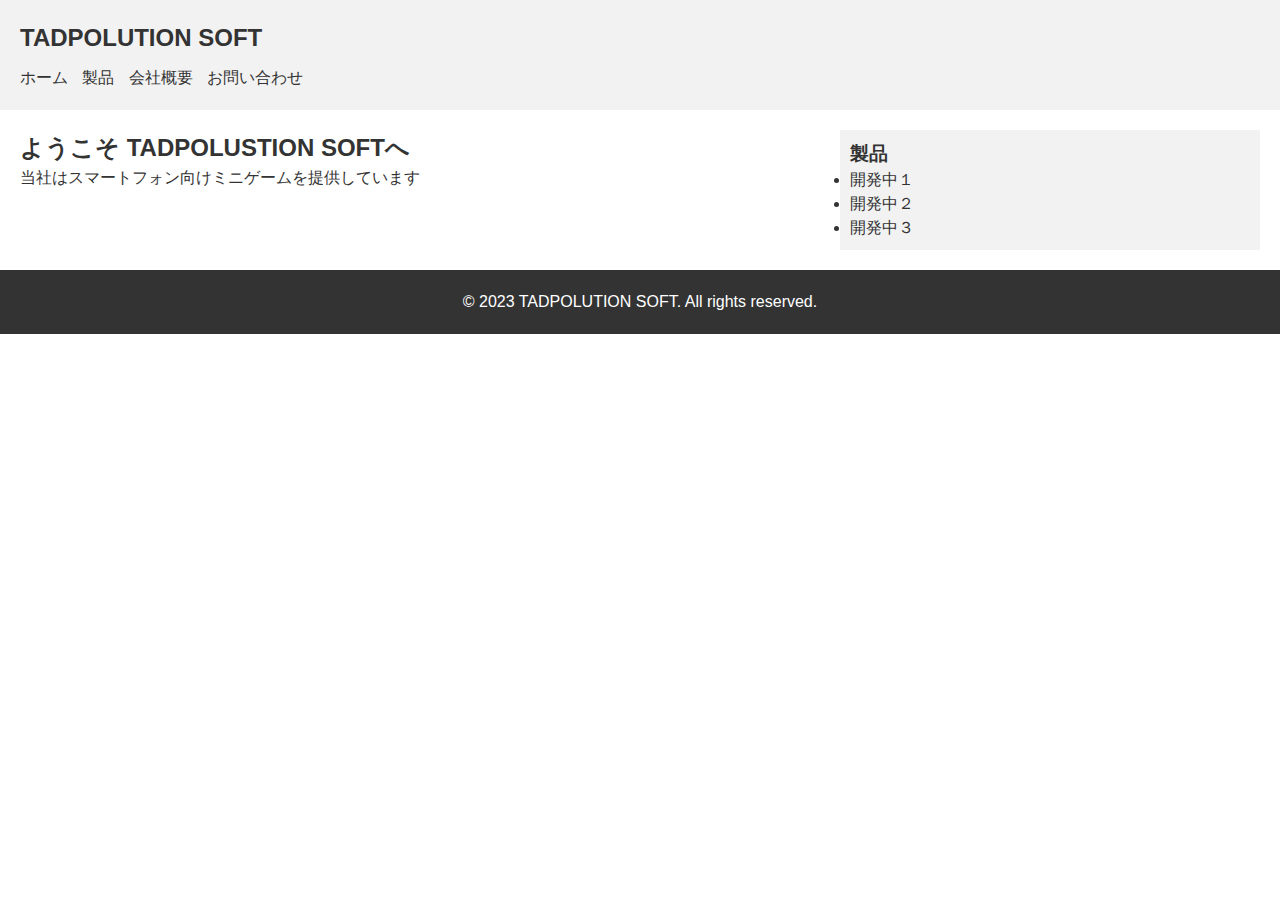
<file: index.html>
<!DOCTYPE html>
<html>
<head>
<meta charset="utf-8">
    <title>TADPOLUTION SOFT</title>
    <link rel="stylesheet" type="text/css" href="styles.css">
</head>
<body>
    <header>
        <h1>TADPOLUTION SOFT</h1>
        <nav>
            <ul>
                <li><a href="#">ホーム</a></li>
                <li><a href="#">製品</a></li>
                <li><a href="#">会社概要</a></li>
                <li><a href="#">お問い合わせ</a></li>
            </ul>
        </nav>
    </header>

    <main>
        <section>
            <h2>ようこそ TADPOLUSTION SOFTへ</h2>
            <p>当社はスマートフォン向けミニゲームを提供しています</p>
        </section>

        <aside>
            <h3>製品</h3>
            <ul>
                <li>開発中１</li>
                <li>開発中２</li>
                <li>開発中３</li>
            </ul>
        </aside>
    </main>

    <footer>
        <p>&copy; 2023 TADPOLUTION SOFT. All rights reserved.</p>
    </footer>
</body>
</html>
</file>
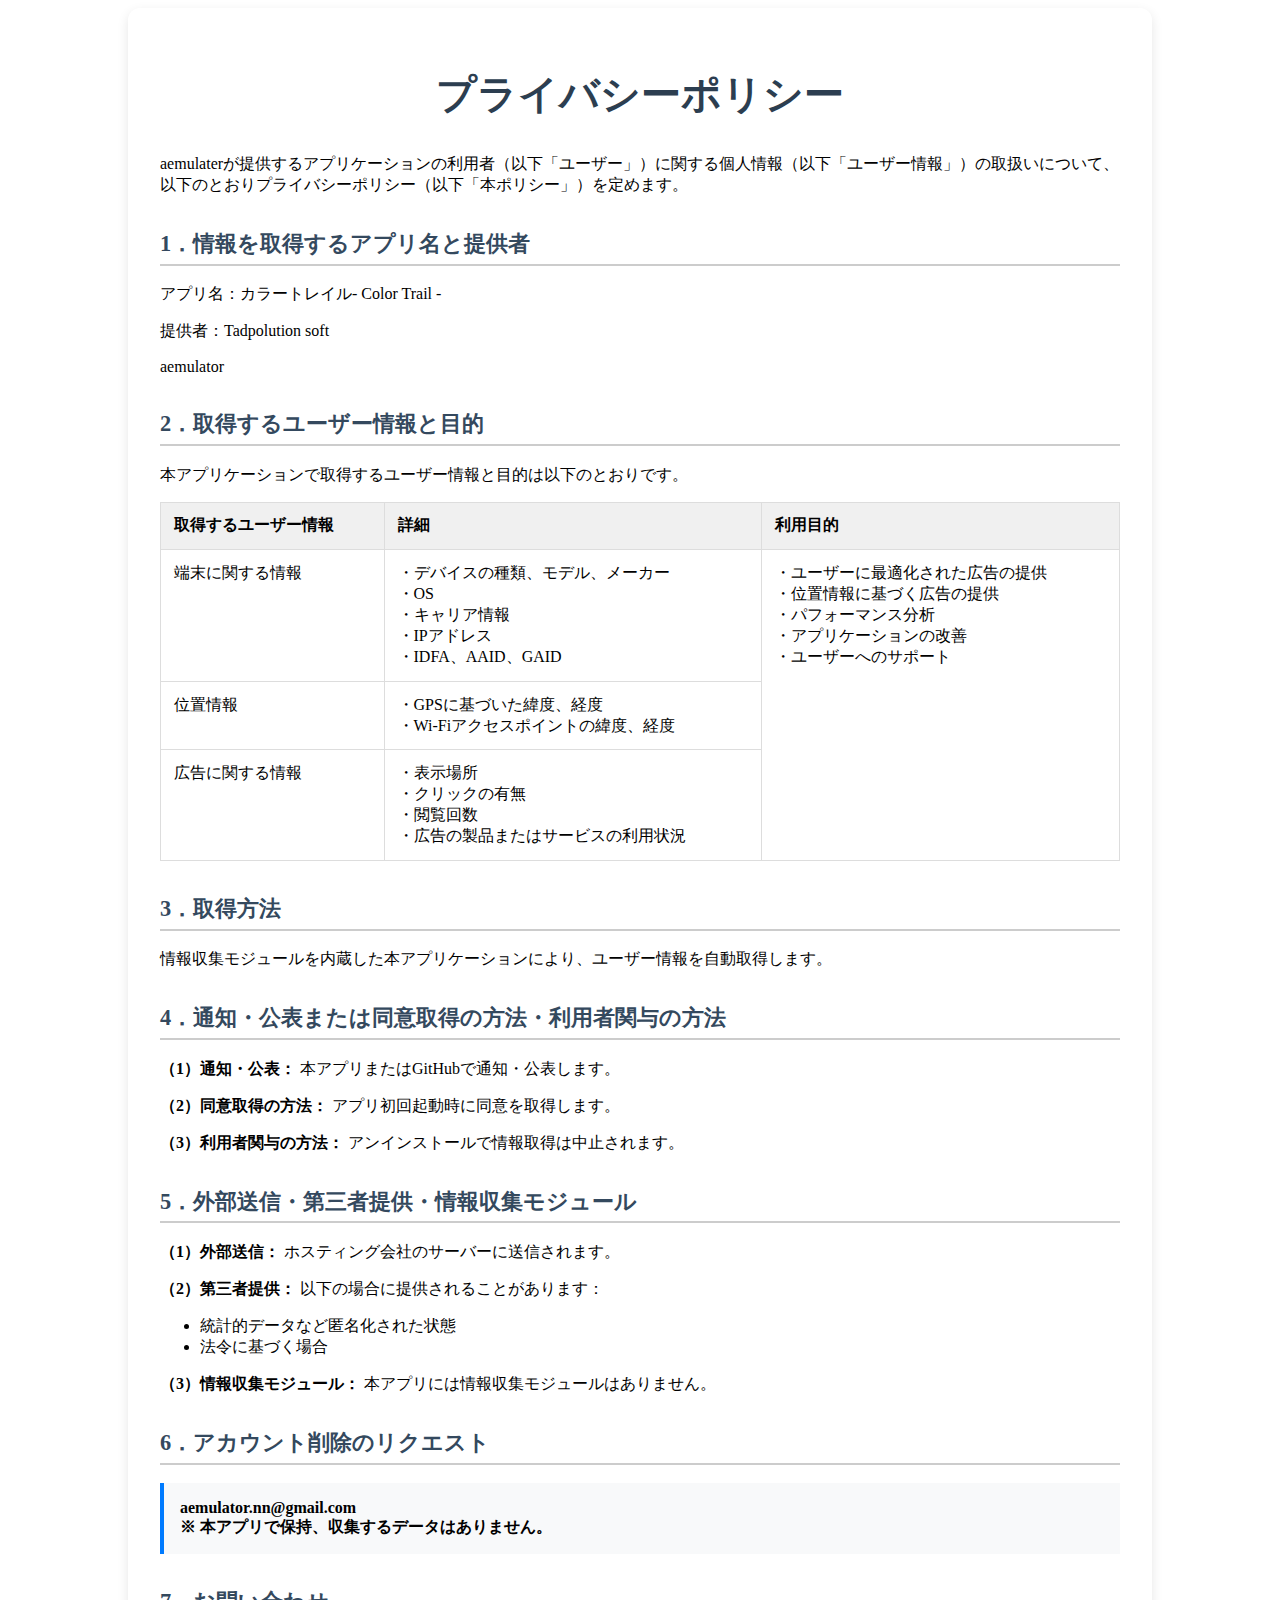
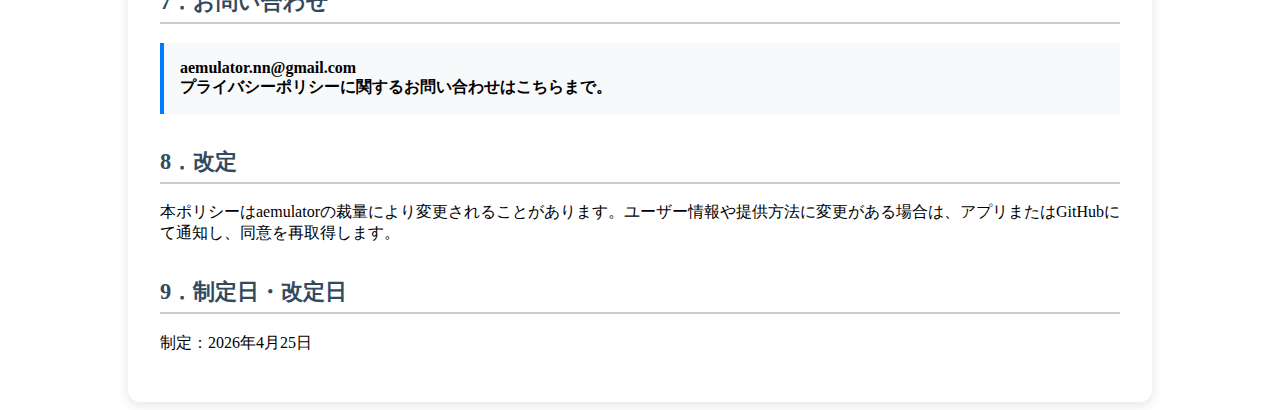
<file: ColorTrail.html>
<!DOCTYPE html>
<html lang="ja">
<head>
    <meta charset="utf-8">
    <title>プライバシーポリシー</title>
    <meta name="viewport" content="width=device-width, initial-scale=1">
    <meta name="description" content="説明">
    <link rel="stylesheet" href="TadStyle.css" type="text/css">
</head>
<body>
    <div class="container">
        <h1>プライバシーポリシー</h1>

        <div class="section">
            <p>aemulaterが提供するアプリケーションの利用者（以下「ユーザー」）に関する個人情報（以下「ユーザー情報」）の取扱いについて、以下のとおりプライバシーポリシー（以下「本ポリシー」）を定めます。</p>
        </div>

        <h2>1．情報を取得するアプリ名と提供者</h2>
        <p>アプリ名：カラートレイル- Color Trail -</p>
        <p>提供者：Tadpolution soft</p>
        <p>aemulator</p>

        <h2>2．取得するユーザー情報と目的</h2>
        <p>本アプリケーションで取得するユーザー情報と目的は以下のとおりです。</p>

        <table>
            <tr>
                <th>取得するユーザー情報</th>
                <th>詳細</th>
                <th>利用目的</th>
            </tr>
            <tr>
                <td>端末に関する情報</td>
                <td>
                    ・デバイスの種類、モデル、メーカー<br>
                    ・OS<br>
                    ・キャリア情報<br>
                    ・IPアドレス<br>
                    ・IDFA、AAID、GAID
                </td>
                <td rowspan="3">
                    ・ユーザーに最適化された広告の提供<br>
                    ・位置情報に基づく広告の提供<br>
                    ・パフォーマンス分析<br>
                    ・アプリケーションの改善<br>
                    ・ユーザーへのサポート
                </td>
            </tr>
            <tr>
                <td>位置情報</td>
                <td>
                    ・GPSに基づいた緯度、経度<br>
                    ・Wi-Fiアクセスポイントの緯度、経度
                </td>
            </tr>
            <tr>
                <td>広告に関する情報</td>
                <td>
                    ・表示場所<br>
                    ・クリックの有無<br>
                    ・閲覧回数<br>
                    ・広告の製品またはサービスの利用状況
                </td>
            </tr>
        </table>

        <h2>3．取得方法</h2>
        <p>情報収集モジュールを内蔵した本アプリケーションにより、ユーザー情報を自動取得します。</p>

        <h2>4．通知・公表または同意取得の方法・利用者関与の方法</h2>
        <p><strong>（1）通知・公表：</strong> 本アプリまたはGitHubで通知・公表します。</p>
        <p><strong>（2）同意取得の方法：</strong> アプリ初回起動時に同意を取得します。</p>
        <p><strong>（3）利用者関与の方法：</strong> アンインストールで情報取得は中止されます。</p>

        <h2>5．外部送信・第三者提供・情報収集モジュール</h2>
        <p><strong>（1）外部送信：</strong> ホスティング会社のサーバーに送信されます。</p>
        <p><strong>（2）第三者提供：</strong> 以下の場合に提供されることがあります：</p>
        <ul>
            <li>統計的データなど匿名化された状態</li>
            <li>法令に基づく場合</li>
        </ul>
        <p><strong>（3）情報収集モジュール：</strong> 本アプリには情報収集モジュールはありません。</p>

        <h2>6．アカウント削除のリクエスト</h2>
        <div class="contact">
            aemulator.nn@gmail.com<br>
            ※ 本アプリで保持、収集するデータはありません。
        </div>

        <h2>7．お問い合わせ</h2>
        <div class="contact">
            aemulator.nn@gmail.com<br>
            プライバシーポリシーに関するお問い合わせはこちらまで。
        </div>

        <h2>8．改定</h2>
        <p>本ポリシーはaemulatorの裁量により変更されることがあります。ユーザー情報や提供方法に変更がある場合は、アプリまたはGitHubにて通知し、同意を再取得します。</p>

        <h2>9．制定日・改定日</h2>
        <p>制定：2026年4月25日</p>
    </div>
</body>
</html>
</file>
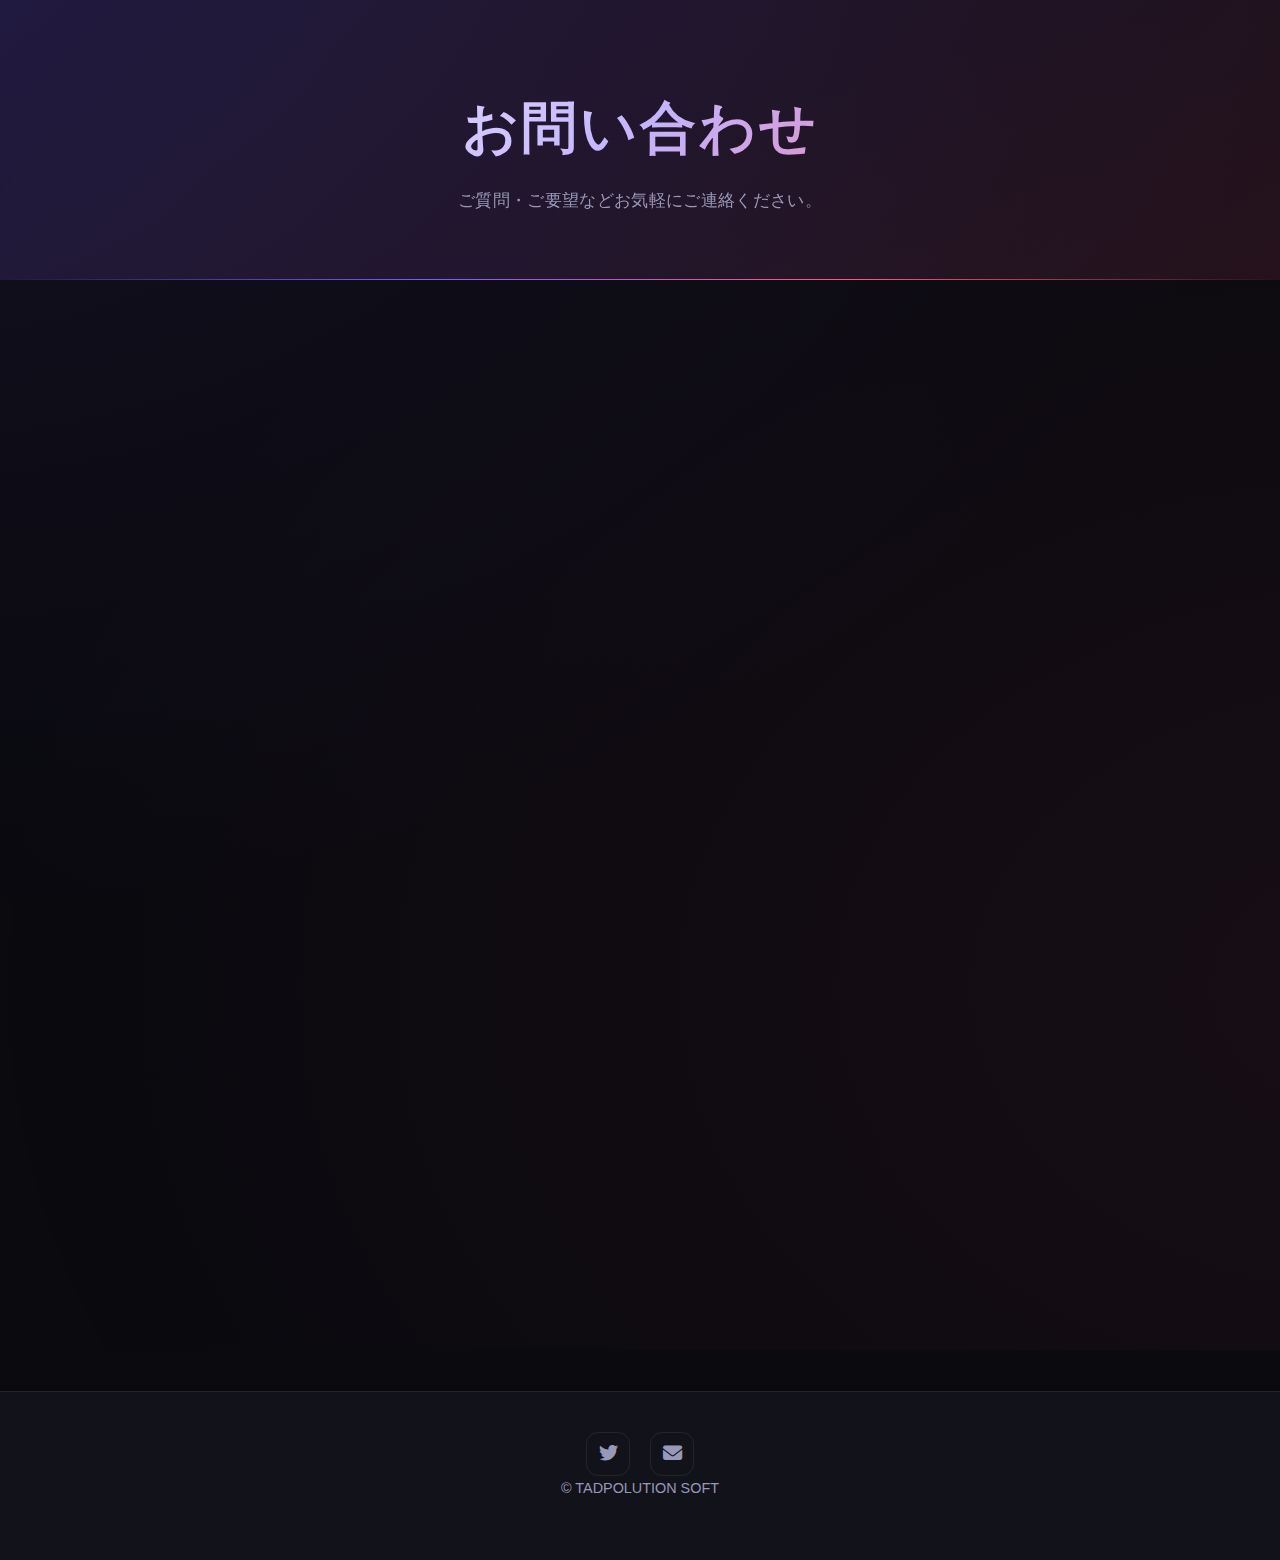
<file: contact.html>
<!DOCTYPE html>
<html lang="ja">
<head>
  <meta charset="UTF-8" />
  <meta name="viewport" content="width=device-width, initial-scale=1.0"/>
  <title>お問い合わせ | TADPOLUTION SOFT</title>
  <link rel="stylesheet" href="indexstyle.css">
  <link href="https://cdnjs.cloudflare.com/ajax/libs/font-awesome/6.5.0/css/all.min.css" rel="stylesheet">
</head>
<body>
  <header>
    <h1>お問い合わせ</h1>
    <p>ご質問・ご要望などお気軽にご連絡ください。</p>
  </header>
  <main>
    <iframe src="https://docs.google.com/forms/d/e/1FAIpQLSc963o8DrZ-anyzWt0ME2w1z1NQ9GpbH3Pdb50CXdFQPWsuYw/viewform?embedded=true" style="width:100%; min-width:0; max-width:100vw;" height="943" frameborder="0" marginheight="0" marginwidth="0">読み込んでいます…</iframe>
  </main>
  <footer>
    <div class="contact-icons">
      <a href="https://twitter.com/your_twitter_id" target="_blank"><i class="fab fa-twitter"></i></a>
      <a href="mailto:aemulator.nn@gmail.com"><i class="fas fa-envelope"></i></a>
    </div>
    <p>&copy; TADPOLUTION SOFT</p>
  </footer>
</body>
</html>
</file>
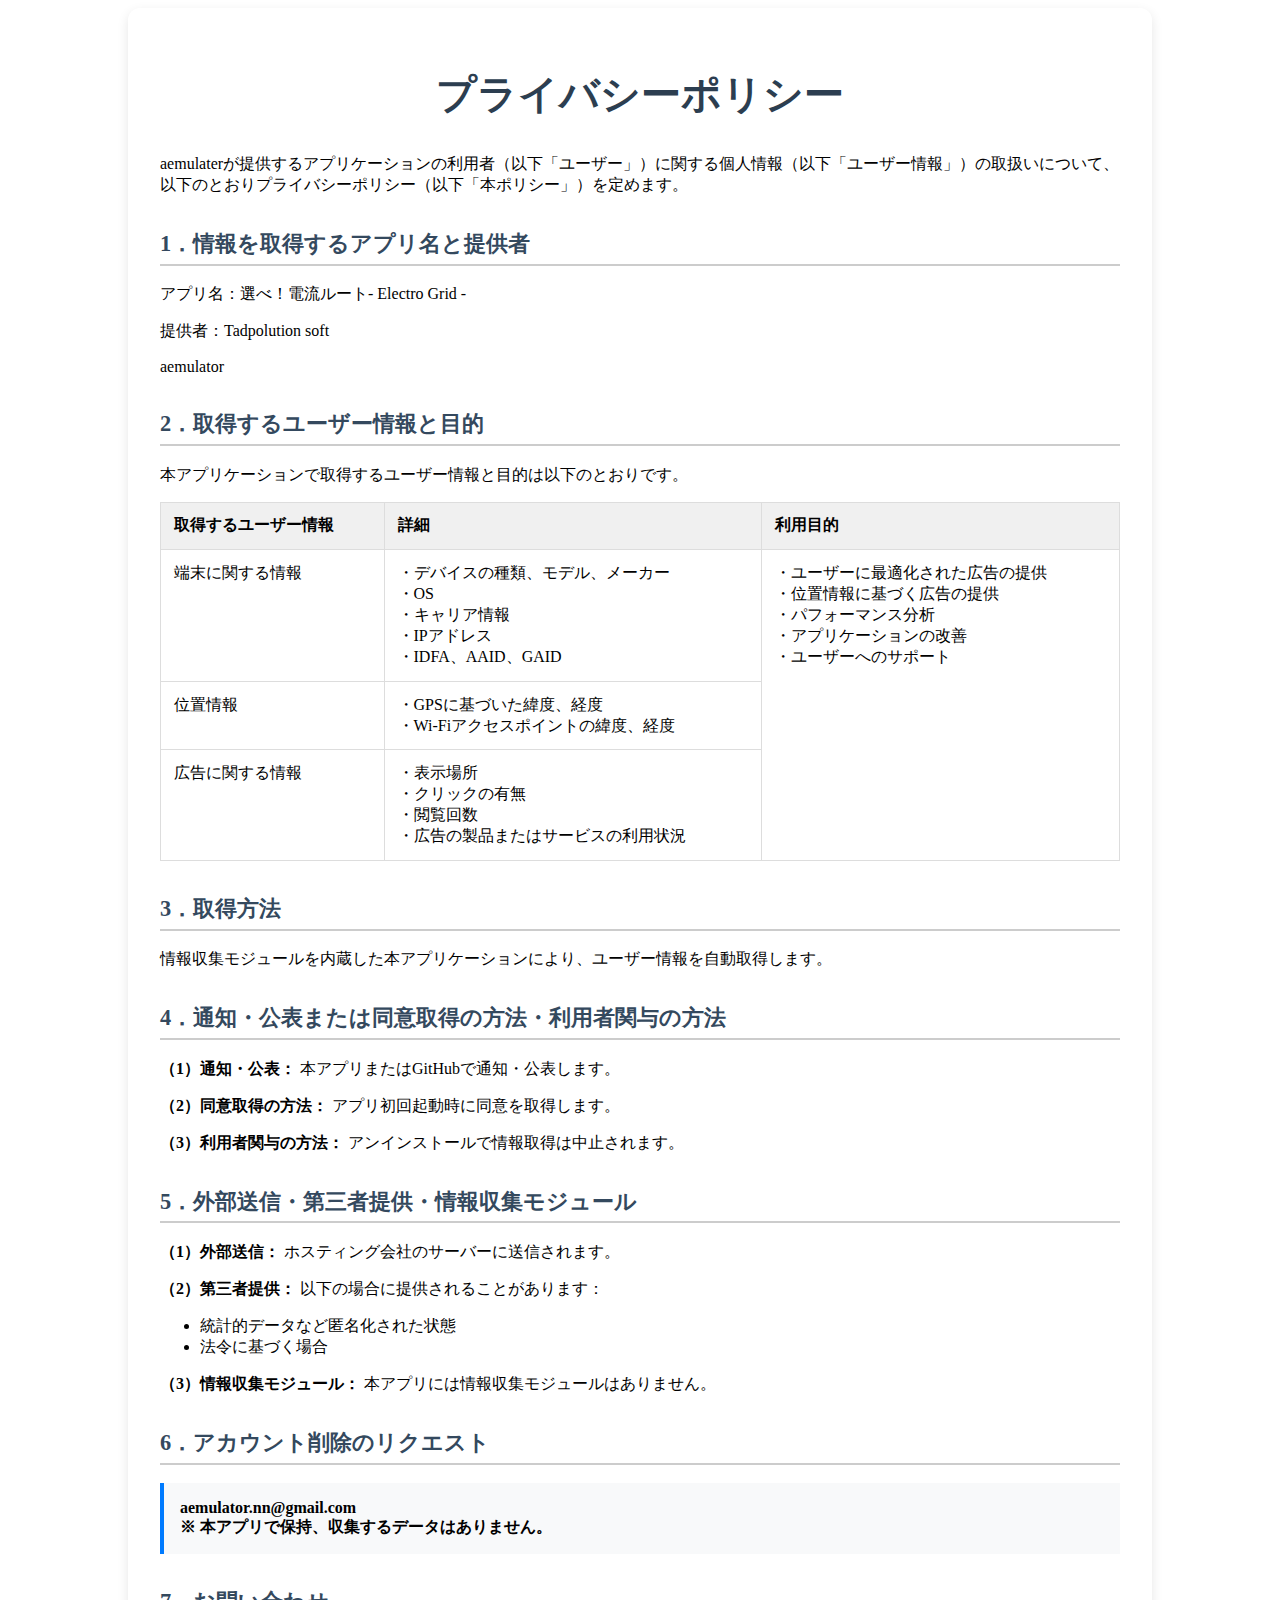
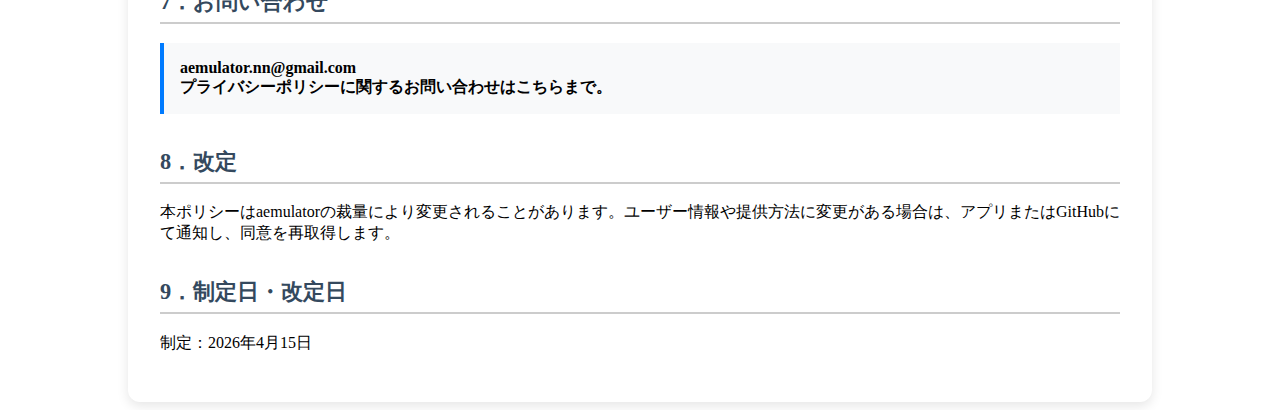
<file: ElectroGrid.html>
<!DOCTYPE html>
<html lang="ja">
<head>
    <meta charset="utf-8">
    <title>プライバシーポリシー</title>
    <meta name="viewport" content="width=device-width, initial-scale=1">
    <meta name="description" content="説明">
    <link rel="stylesheet" href="TadStyle.css" type="text/css">
</head>
<body>
    <div class="container">
        <h1>プライバシーポリシー</h1>

        <div class="section">
            <p>aemulaterが提供するアプリケーションの利用者（以下「ユーザー」）に関する個人情報（以下「ユーザー情報」）の取扱いについて、以下のとおりプライバシーポリシー（以下「本ポリシー」）を定めます。</p>
        </div>

        <h2>1．情報を取得するアプリ名と提供者</h2>
        <p>アプリ名：選べ！電流ルート- Electro Grid -</p>
        <p>提供者：Tadpolution soft</p>
        <p>aemulator</p>

        <h2>2．取得するユーザー情報と目的</h2>
        <p>本アプリケーションで取得するユーザー情報と目的は以下のとおりです。</p>

        <table>
            <tr>
                <th>取得するユーザー情報</th>
                <th>詳細</th>
                <th>利用目的</th>
            </tr>
            <tr>
                <td>端末に関する情報</td>
                <td>
                    ・デバイスの種類、モデル、メーカー<br>
                    ・OS<br>
                    ・キャリア情報<br>
                    ・IPアドレス<br>
                    ・IDFA、AAID、GAID
                </td>
                <td rowspan="3">
                    ・ユーザーに最適化された広告の提供<br>
                    ・位置情報に基づく広告の提供<br>
                    ・パフォーマンス分析<br>
                    ・アプリケーションの改善<br>
                    ・ユーザーへのサポート
                </td>
            </tr>
            <tr>
                <td>位置情報</td>
                <td>
                    ・GPSに基づいた緯度、経度<br>
                    ・Wi-Fiアクセスポイントの緯度、経度
                </td>
            </tr>
            <tr>
                <td>広告に関する情報</td>
                <td>
                    ・表示場所<br>
                    ・クリックの有無<br>
                    ・閲覧回数<br>
                    ・広告の製品またはサービスの利用状況
                </td>
            </tr>
        </table>

        <h2>3．取得方法</h2>
        <p>情報収集モジュールを内蔵した本アプリケーションにより、ユーザー情報を自動取得します。</p>

        <h2>4．通知・公表または同意取得の方法・利用者関与の方法</h2>
        <p><strong>（1）通知・公表：</strong> 本アプリまたはGitHubで通知・公表します。</p>
        <p><strong>（2）同意取得の方法：</strong> アプリ初回起動時に同意を取得します。</p>
        <p><strong>（3）利用者関与の方法：</strong> アンインストールで情報取得は中止されます。</p>

        <h2>5．外部送信・第三者提供・情報収集モジュール</h2>
        <p><strong>（1）外部送信：</strong> ホスティング会社のサーバーに送信されます。</p>
        <p><strong>（2）第三者提供：</strong> 以下の場合に提供されることがあります：</p>
        <ul>
            <li>統計的データなど匿名化された状態</li>
            <li>法令に基づく場合</li>
        </ul>
        <p><strong>（3）情報収集モジュール：</strong> 本アプリには情報収集モジュールはありません。</p>

        <h2>6．アカウント削除のリクエスト</h2>
        <div class="contact">
            aemulator.nn@gmail.com<br>
            ※ 本アプリで保持、収集するデータはありません。
        </div>

        <h2>7．お問い合わせ</h2>
        <div class="contact">
            aemulator.nn@gmail.com<br>
            プライバシーポリシーに関するお問い合わせはこちらまで。
        </div>

        <h2>8．改定</h2>
        <p>本ポリシーはaemulatorの裁量により変更されることがあります。ユーザー情報や提供方法に変更がある場合は、アプリまたはGitHubにて通知し、同意を再取得します。</p>

        <h2>9．制定日・改定日</h2>
        <p>制定：2026年4月15日</p>
    </div>
</body>
</html>
</file>
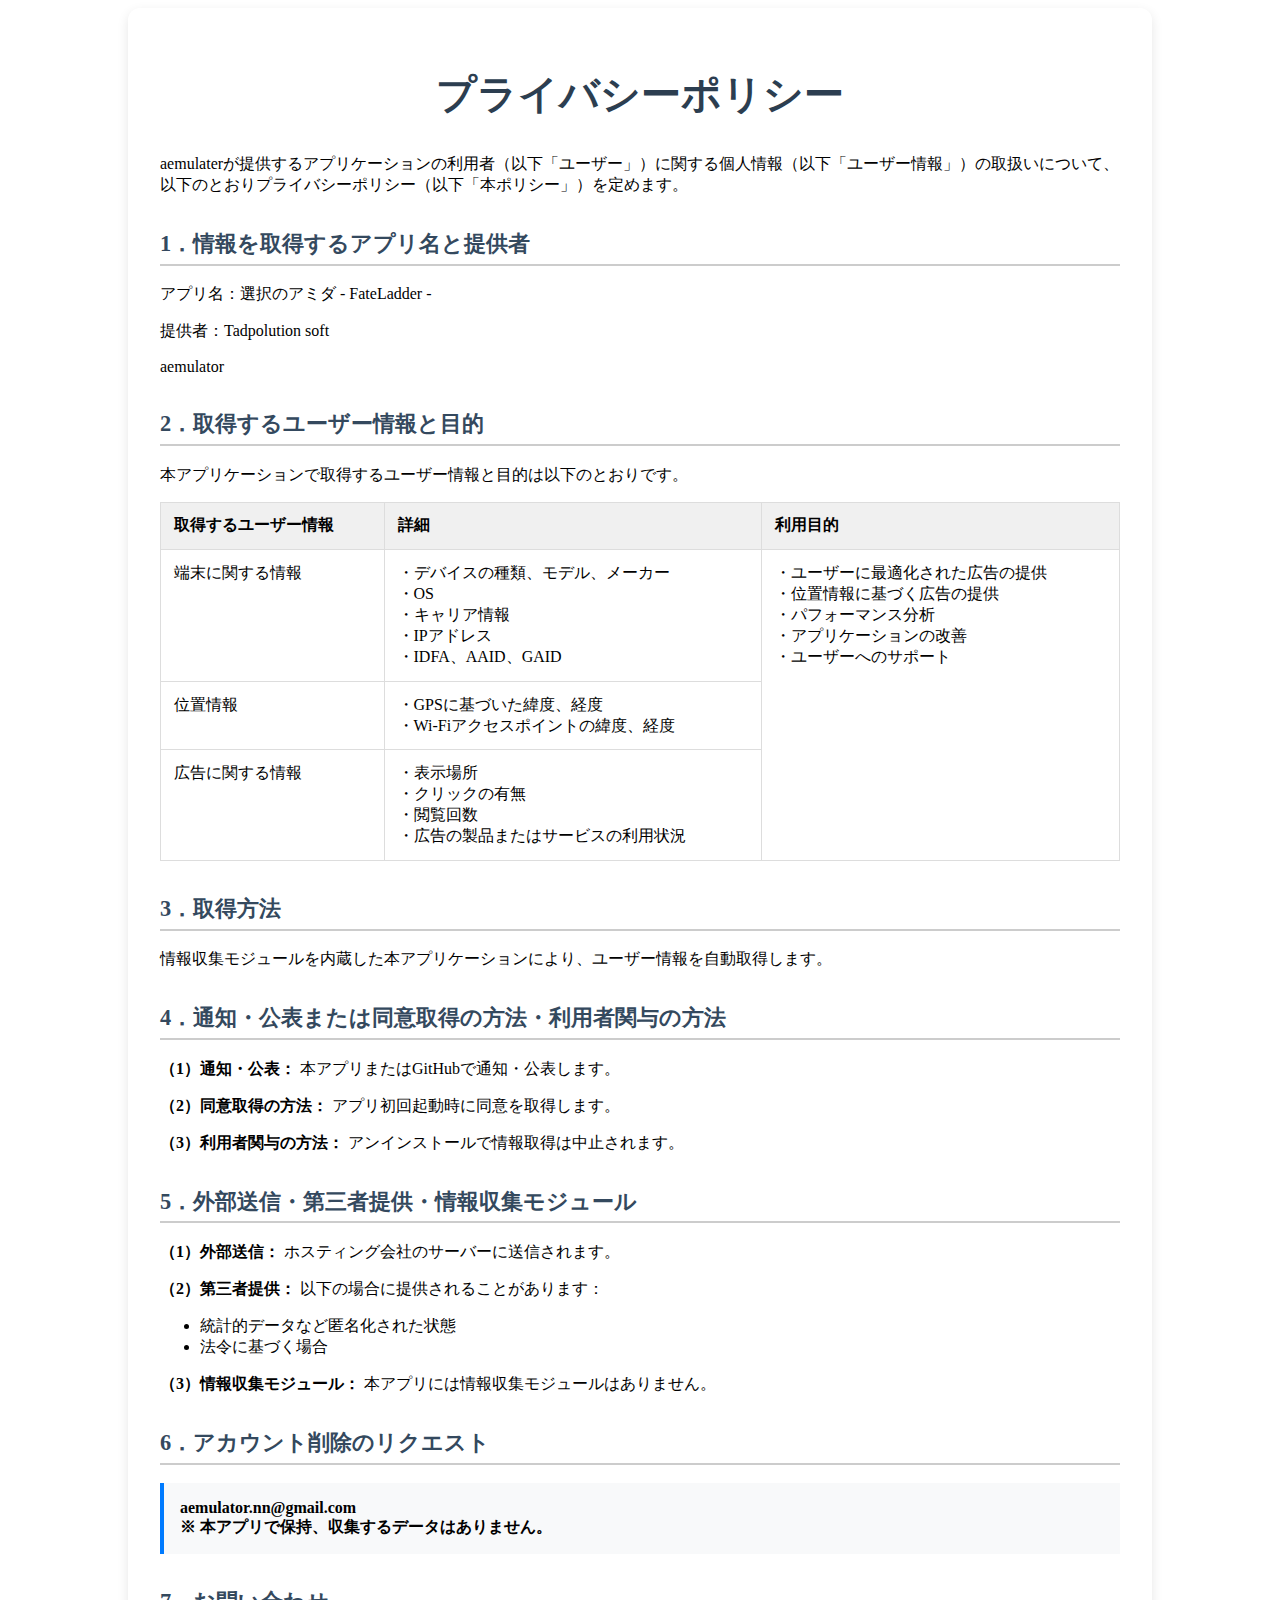
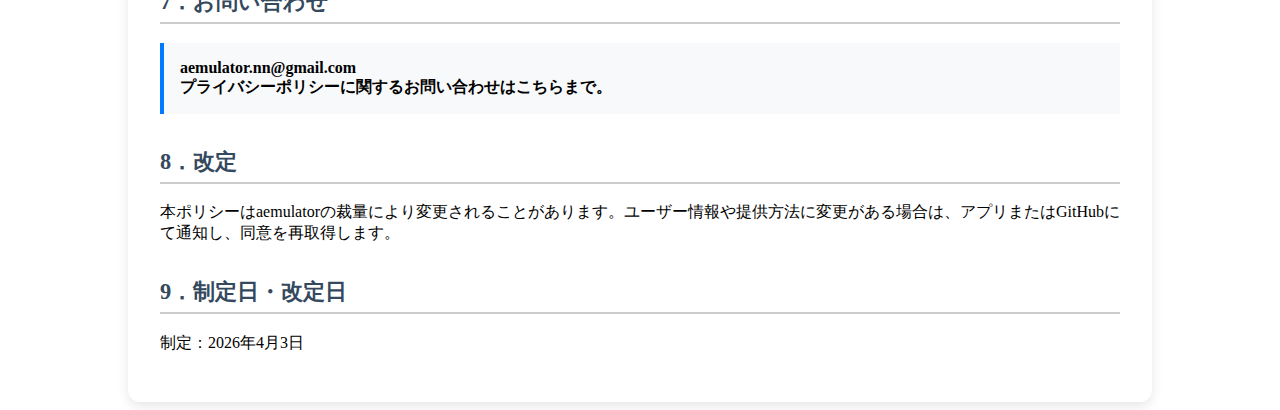
<file: FateLadder.html>
<!DOCTYPE html>
<html lang="ja">
<head>
    <meta charset="utf-8">
    <title>プライバシーポリシー</title>
    <meta name="viewport" content="width=device-width, initial-scale=1">
    <meta name="description" content="説明">
    <link rel="stylesheet" href="TadStyle.css" type="text/css">
</head>
<body>
    <div class="container">
        <h1>プライバシーポリシー</h1>

        <div class="section">
            <p>aemulaterが提供するアプリケーションの利用者（以下「ユーザー」）に関する個人情報（以下「ユーザー情報」）の取扱いについて、以下のとおりプライバシーポリシー（以下「本ポリシー」）を定めます。</p>
        </div>

        <h2>1．情報を取得するアプリ名と提供者</h2>
        <p>アプリ名：選択のアミダ - FateLadder -</p>
        <p>提供者：Tadpolution soft</p>
        <p>aemulator</p>

        <h2>2．取得するユーザー情報と目的</h2>
        <p>本アプリケーションで取得するユーザー情報と目的は以下のとおりです。</p>

        <table>
            <tr>
                <th>取得するユーザー情報</th>
                <th>詳細</th>
                <th>利用目的</th>
            </tr>
            <tr>
                <td>端末に関する情報</td>
                <td>
                    ・デバイスの種類、モデル、メーカー<br>
                    ・OS<br>
                    ・キャリア情報<br>
                    ・IPアドレス<br>
                    ・IDFA、AAID、GAID
                </td>
                <td rowspan="3">
                    ・ユーザーに最適化された広告の提供<br>
                    ・位置情報に基づく広告の提供<br>
                    ・パフォーマンス分析<br>
                    ・アプリケーションの改善<br>
                    ・ユーザーへのサポート
                </td>
            </tr>
            <tr>
                <td>位置情報</td>
                <td>
                    ・GPSに基づいた緯度、経度<br>
                    ・Wi-Fiアクセスポイントの緯度、経度
                </td>
            </tr>
            <tr>
                <td>広告に関する情報</td>
                <td>
                    ・表示場所<br>
                    ・クリックの有無<br>
                    ・閲覧回数<br>
                    ・広告の製品またはサービスの利用状況
                </td>
            </tr>
        </table>

        <h2>3．取得方法</h2>
        <p>情報収集モジュールを内蔵した本アプリケーションにより、ユーザー情報を自動取得します。</p>

        <h2>4．通知・公表または同意取得の方法・利用者関与の方法</h2>
        <p><strong>（1）通知・公表：</strong> 本アプリまたはGitHubで通知・公表します。</p>
        <p><strong>（2）同意取得の方法：</strong> アプリ初回起動時に同意を取得します。</p>
        <p><strong>（3）利用者関与の方法：</strong> アンインストールで情報取得は中止されます。</p>

        <h2>5．外部送信・第三者提供・情報収集モジュール</h2>
        <p><strong>（1）外部送信：</strong> ホスティング会社のサーバーに送信されます。</p>
        <p><strong>（2）第三者提供：</strong> 以下の場合に提供されることがあります：</p>
        <ul>
            <li>統計的データなど匿名化された状態</li>
            <li>法令に基づく場合</li>
        </ul>
        <p><strong>（3）情報収集モジュール：</strong> 本アプリには情報収集モジュールはありません。</p>

        <h2>6．アカウント削除のリクエスト</h2>
        <div class="contact">
            aemulator.nn@gmail.com<br>
            ※ 本アプリで保持、収集するデータはありません。
        </div>

        <h2>7．お問い合わせ</h2>
        <div class="contact">
            aemulator.nn@gmail.com<br>
            プライバシーポリシーに関するお問い合わせはこちらまで。
        </div>

        <h2>8．改定</h2>
        <p>本ポリシーはaemulatorの裁量により変更されることがあります。ユーザー情報や提供方法に変更がある場合は、アプリまたはGitHubにて通知し、同意を再取得します。</p>

        <h2>9．制定日・改定日</h2>
        <p>制定：2026年4月3日</p>
    </div>
</body>
</html>
</file>
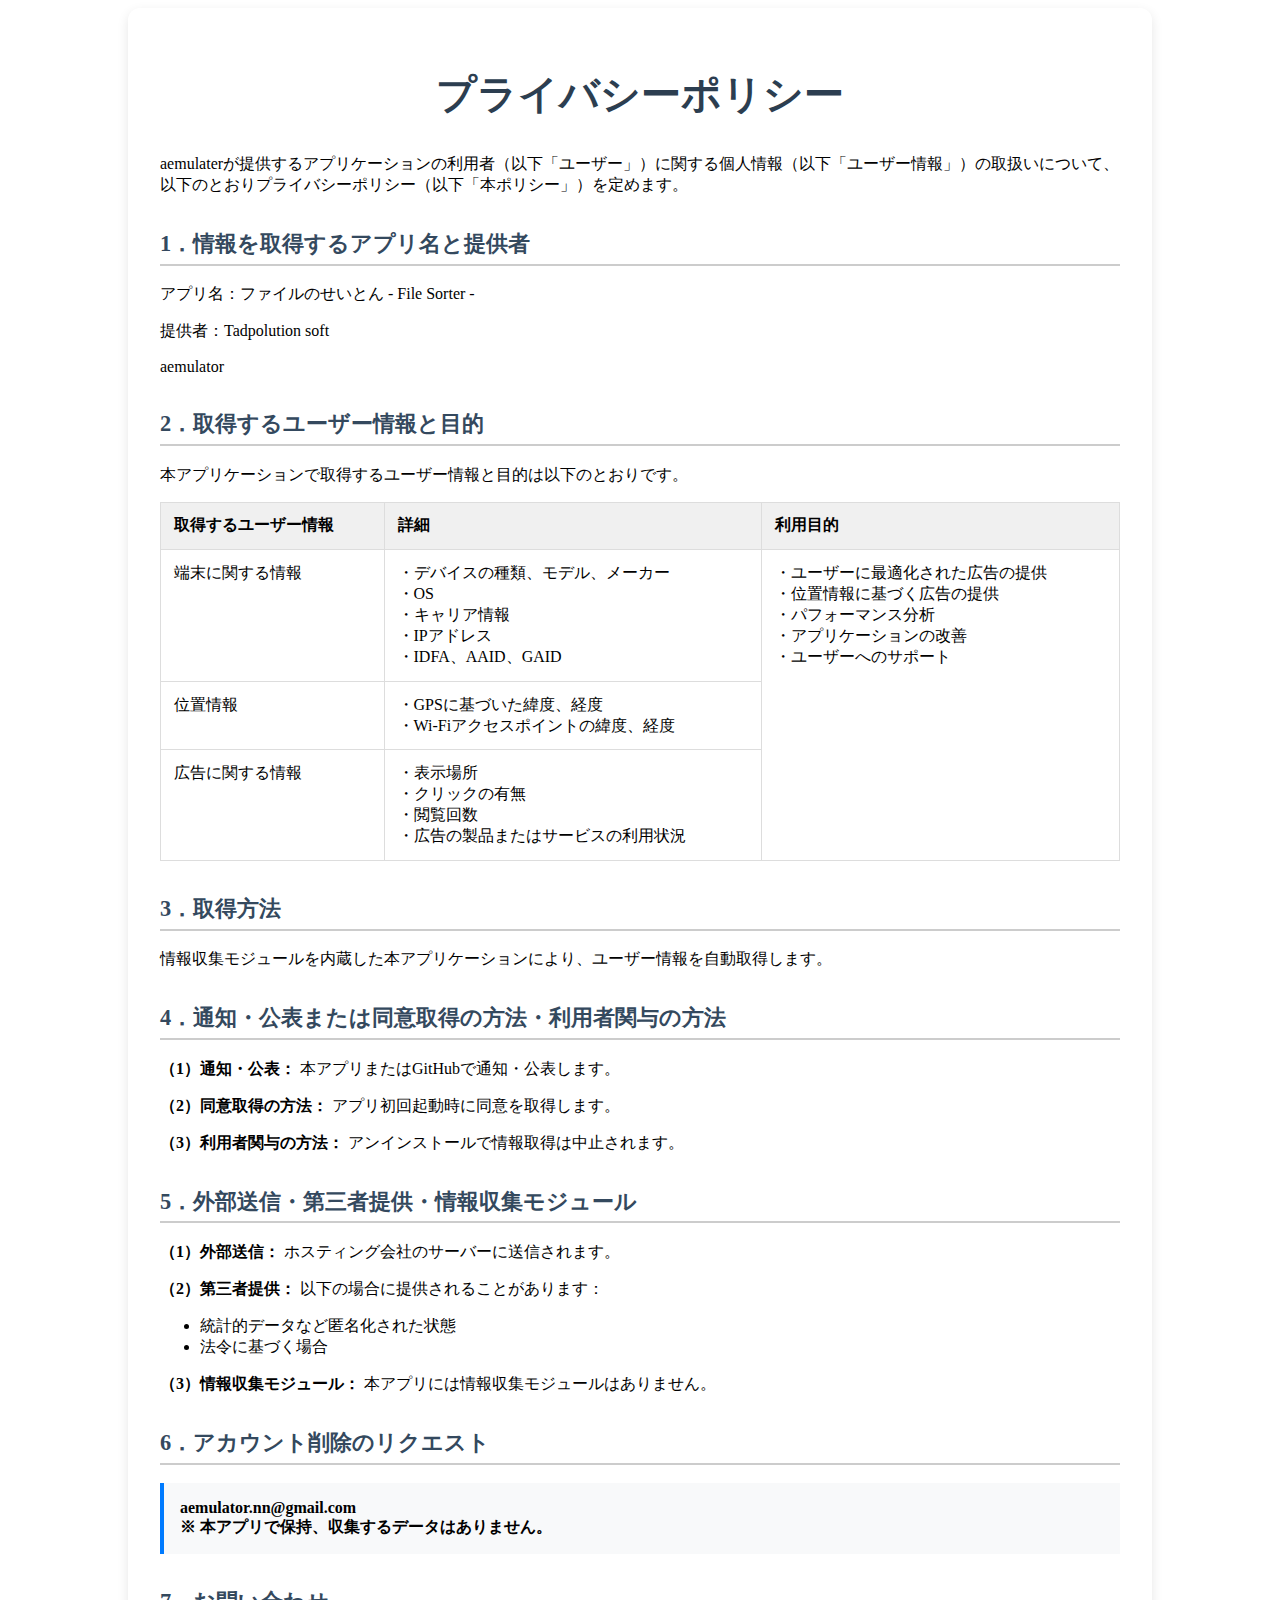
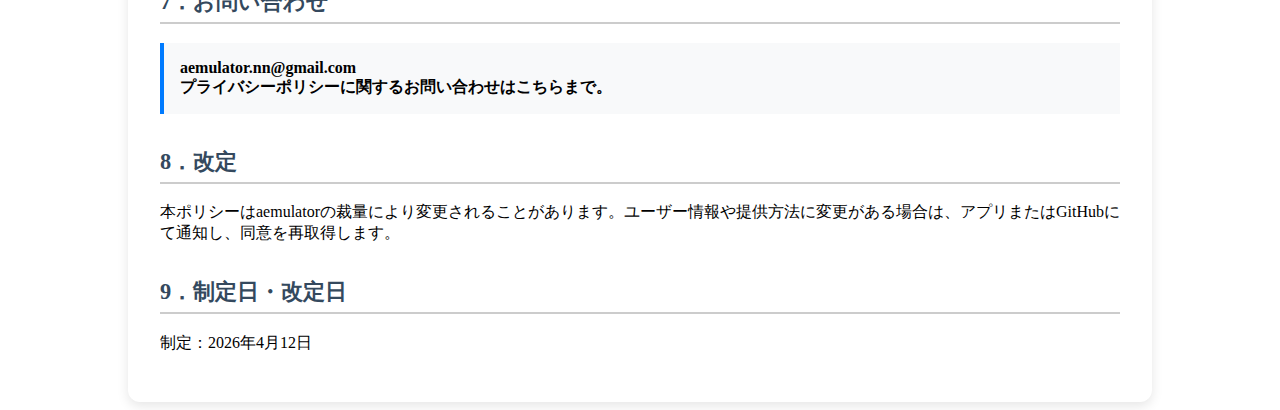
<file: FileSoter.html>
<!DOCTYPE html>
<html lang="ja">
<head>
    <meta charset="utf-8">
    <title>プライバシーポリシー</title>
    <meta name="viewport" content="width=device-width, initial-scale=1">
    <meta name="description" content="説明">
    <link rel="stylesheet" href="TadStyle.css" type="text/css">
</head>
<body>
    <div class="container">
        <h1>プライバシーポリシー</h1>

        <div class="section">
            <p>aemulaterが提供するアプリケーションの利用者（以下「ユーザー」）に関する個人情報（以下「ユーザー情報」）の取扱いについて、以下のとおりプライバシーポリシー（以下「本ポリシー」）を定めます。</p>
        </div>

        <h2>1．情報を取得するアプリ名と提供者</h2>
        <p>アプリ名：ファイルのせいとん - File Sorter -</p>
        <p>提供者：Tadpolution soft</p>
        <p>aemulator</p>

        <h2>2．取得するユーザー情報と目的</h2>
        <p>本アプリケーションで取得するユーザー情報と目的は以下のとおりです。</p>

        <table>
            <tr>
                <th>取得するユーザー情報</th>
                <th>詳細</th>
                <th>利用目的</th>
            </tr>
            <tr>
                <td>端末に関する情報</td>
                <td>
                    ・デバイスの種類、モデル、メーカー<br>
                    ・OS<br>
                    ・キャリア情報<br>
                    ・IPアドレス<br>
                    ・IDFA、AAID、GAID
                </td>
                <td rowspan="3">
                    ・ユーザーに最適化された広告の提供<br>
                    ・位置情報に基づく広告の提供<br>
                    ・パフォーマンス分析<br>
                    ・アプリケーションの改善<br>
                    ・ユーザーへのサポート
                </td>
            </tr>
            <tr>
                <td>位置情報</td>
                <td>
                    ・GPSに基づいた緯度、経度<br>
                    ・Wi-Fiアクセスポイントの緯度、経度
                </td>
            </tr>
            <tr>
                <td>広告に関する情報</td>
                <td>
                    ・表示場所<br>
                    ・クリックの有無<br>
                    ・閲覧回数<br>
                    ・広告の製品またはサービスの利用状況
                </td>
            </tr>
        </table>

        <h2>3．取得方法</h2>
        <p>情報収集モジュールを内蔵した本アプリケーションにより、ユーザー情報を自動取得します。</p>

        <h2>4．通知・公表または同意取得の方法・利用者関与の方法</h2>
        <p><strong>（1）通知・公表：</strong> 本アプリまたはGitHubで通知・公表します。</p>
        <p><strong>（2）同意取得の方法：</strong> アプリ初回起動時に同意を取得します。</p>
        <p><strong>（3）利用者関与の方法：</strong> アンインストールで情報取得は中止されます。</p>

        <h2>5．外部送信・第三者提供・情報収集モジュール</h2>
        <p><strong>（1）外部送信：</strong> ホスティング会社のサーバーに送信されます。</p>
        <p><strong>（2）第三者提供：</strong> 以下の場合に提供されることがあります：</p>
        <ul>
            <li>統計的データなど匿名化された状態</li>
            <li>法令に基づく場合</li>
        </ul>
        <p><strong>（3）情報収集モジュール：</strong> 本アプリには情報収集モジュールはありません。</p>

        <h2>6．アカウント削除のリクエスト</h2>
        <div class="contact">
            aemulator.nn@gmail.com<br>
            ※ 本アプリで保持、収集するデータはありません。
        </div>

        <h2>7．お問い合わせ</h2>
        <div class="contact">
            aemulator.nn@gmail.com<br>
            プライバシーポリシーに関するお問い合わせはこちらまで。
        </div>

        <h2>8．改定</h2>
        <p>本ポリシーはaemulatorの裁量により変更されることがあります。ユーザー情報や提供方法に変更がある場合は、アプリまたはGitHubにて通知し、同意を再取得します。</p>

        <h2>9．制定日・改定日</h2>
        <p>制定：2026年4月12日</p>
    </div>
</body>
</html>
</file>
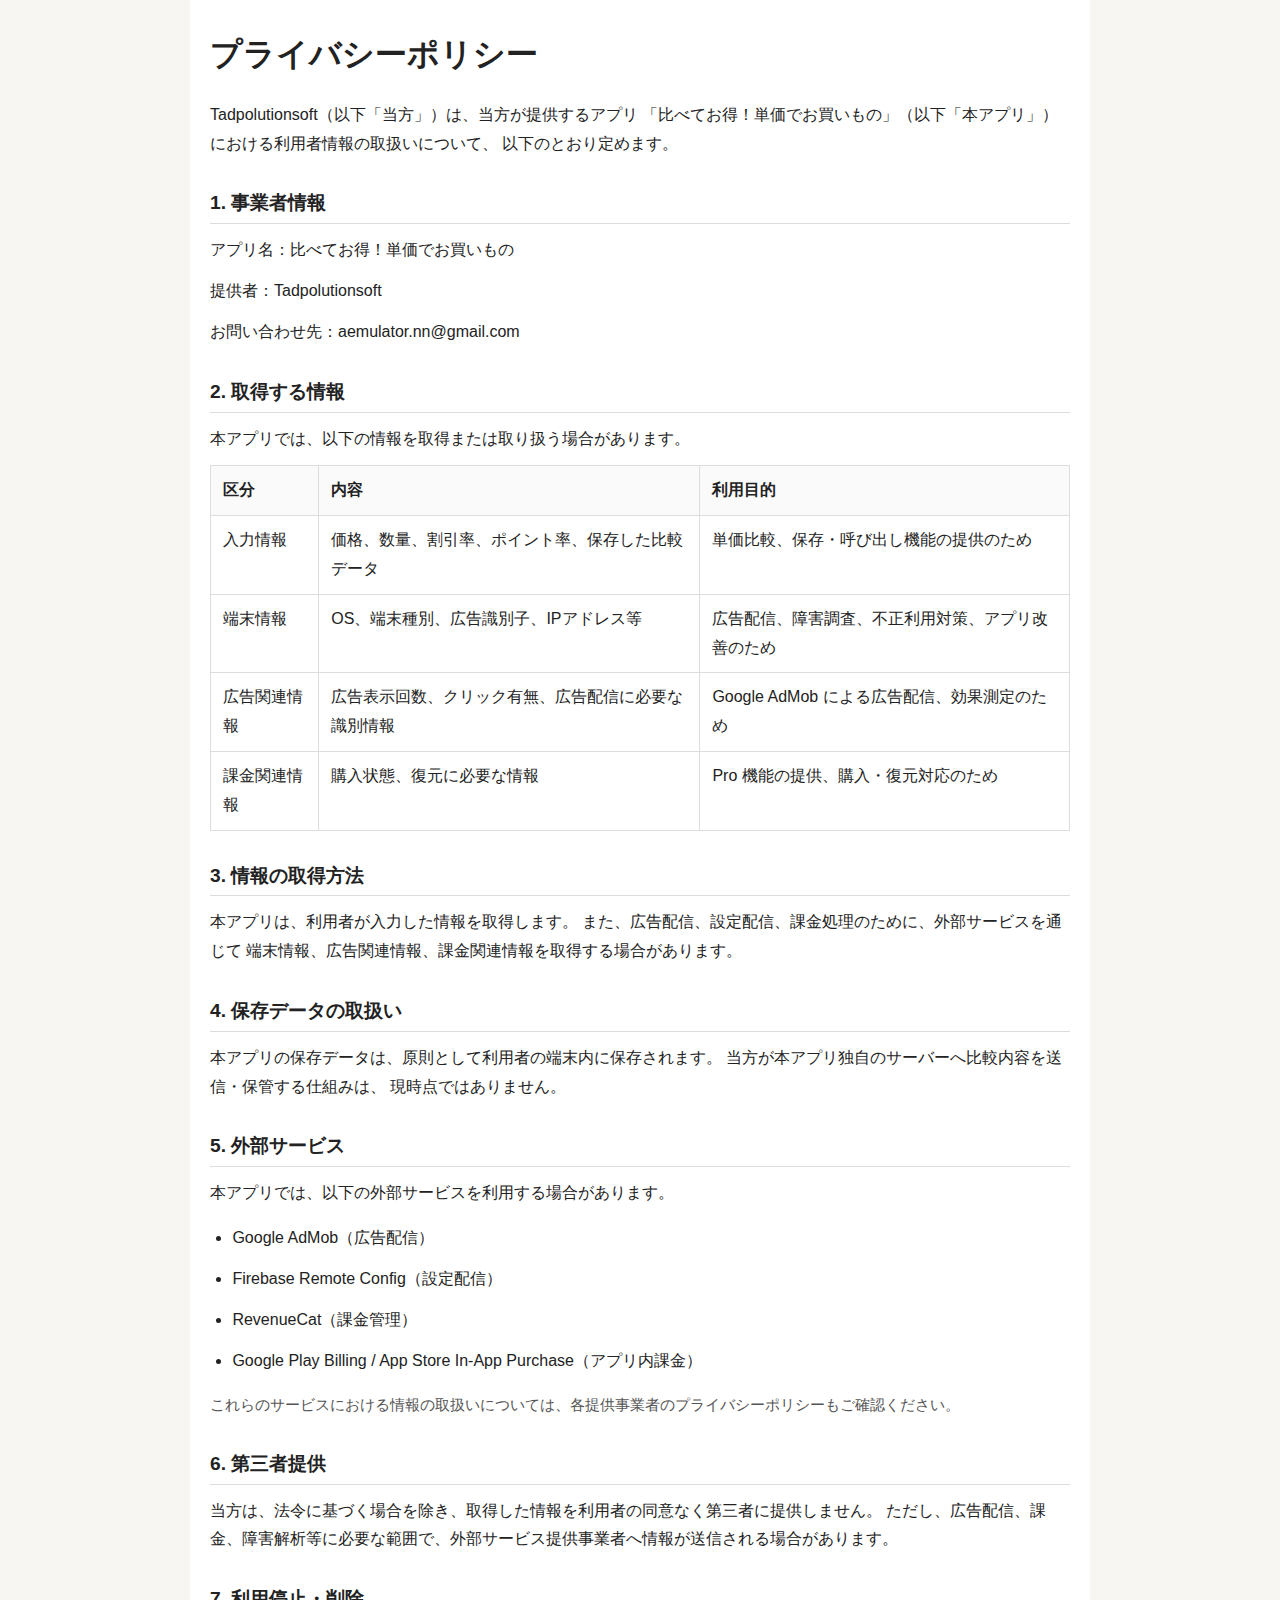
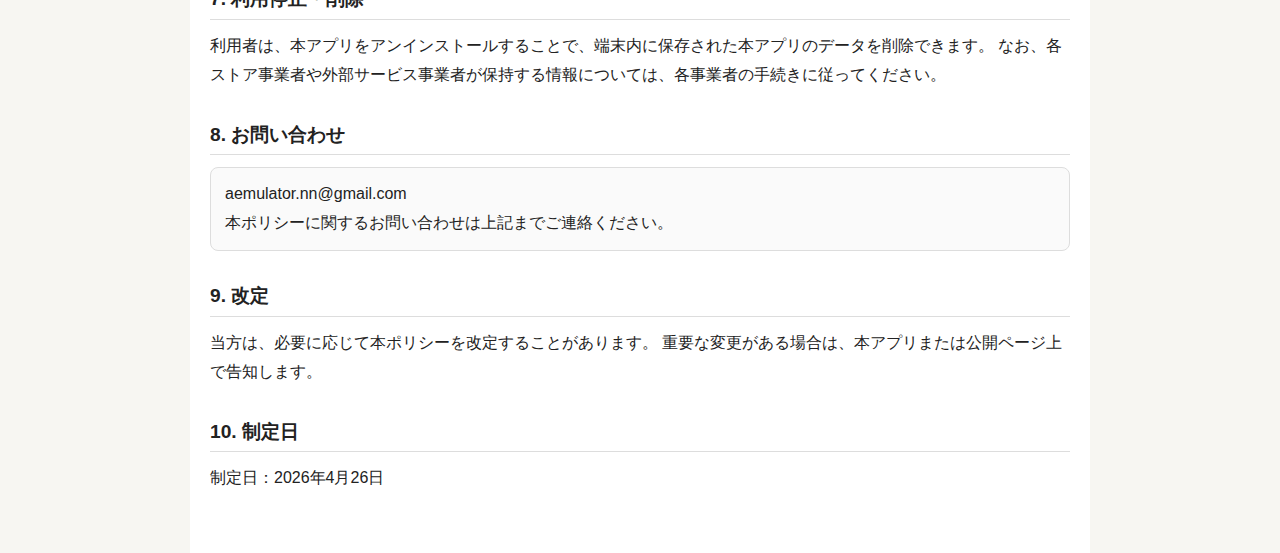
<file: GoodDeal.html>
<!DOCTYPE html>
<html lang="ja">
<head>
  <meta charset="utf-8">
  <meta name="viewport" content="width=device-width, initial-scale=1">
  <title>比べてお得！単価でお買いもの プライバシーポリシー</title>
  <meta name="description" content="比べてお得！単価でお買いもの のプライバシーポリシー">
  <style>
    body {
      margin: 0;
      padding: 0;
      font-family: -apple-system, BlinkMacSystemFont, "Segoe UI", "Hiragino Kaku Gothic ProN", "Noto Sans JP", sans-serif;
      line-height: 1.8;
      color: #222;
      background: #f7f6f2;
    }
    .container {
      max-width: 900px;
      margin: 0 auto;
      padding: 32px 20px 48px;
      background: #fff;
      box-sizing: border-box;
    }
    h1, h2 {
      line-height: 1.4;
    }
    h1 {
      font-size: 2rem;
      margin: 0 0 24px;
    }
    h2 {
      margin-top: 32px;
      margin-bottom: 12px;
      font-size: 1.2rem;
      border-bottom: 1px solid #ddd;
      padding-bottom: 6px;
    }
    p, li {
      margin: 0 0 12px;
    }
    ul {
      padding-left: 1.4em;
    }
    table {
      width: 100%;
      border-collapse: collapse;
      margin: 12px 0 18px;
    }
    th, td {
      border: 1px solid #ddd;
      padding: 10px 12px;
      vertical-align: top;
      text-align: left;
    }
    th {
      background: #fafafa;
    }
    .contact {
      background: #fafafa;
      border: 1px solid #ddd;
      padding: 12px 14px;
      border-radius: 8px;
    }
    .note {
      color: #555;
      font-size: 0.95rem;
    }
  </style>
</head>
<body>
  <div class="container">
    <h1>プライバシーポリシー</h1>

    <p>
      Tadpolutionsoft（以下「当方」）は、当方が提供するアプリ
      「比べてお得！単価でお買いもの」（以下「本アプリ」）における利用者情報の取扱いについて、
      以下のとおり定めます。
    </p>

    <h2>1. 事業者情報</h2>
    <p>アプリ名：比べてお得！単価でお買いもの</p>
    <p>提供者：Tadpolutionsoft</p>
    <p>お問い合わせ先：aemulator.nn@gmail.com</p>

    <h2>2. 取得する情報</h2>
    <p>本アプリでは、以下の情報を取得または取り扱う場合があります。</p>

    <table>
      <tr>
        <th>区分</th>
        <th>内容</th>
        <th>利用目的</th>
      </tr>
      <tr>
        <td>入力情報</td>
        <td>価格、数量、割引率、ポイント率、保存した比較データ</td>
        <td>単価比較、保存・呼び出し機能の提供のため</td>
      </tr>
      <tr>
        <td>端末情報</td>
        <td>OS、端末種別、広告識別子、IPアドレス等</td>
        <td>広告配信、障害調査、不正利用対策、アプリ改善のため</td>
      </tr>
      <tr>
        <td>広告関連情報</td>
        <td>広告表示回数、クリック有無、広告配信に必要な識別情報</td>
        <td>Google AdMob による広告配信、効果測定のため</td>
      </tr>
      <tr>
        <td>課金関連情報</td>
        <td>購入状態、復元に必要な情報</td>
        <td>Pro 機能の提供、購入・復元対応のため</td>
      </tr>
    </table>

    <h2>3. 情報の取得方法</h2>
    <p>
      本アプリは、利用者が入力した情報を取得します。
      また、広告配信、設定配信、課金処理のために、外部サービスを通じて
      端末情報、広告関連情報、課金関連情報を取得する場合があります。
    </p>

    <h2>4. 保存データの取扱い</h2>
    <p>
      本アプリの保存データは、原則として利用者の端末内に保存されます。
      当方が本アプリ独自のサーバーへ比較内容を送信・保管する仕組みは、
      現時点ではありません。
    </p>

    <h2>5. 外部サービス</h2>
    <p>本アプリでは、以下の外部サービスを利用する場合があります。</p>
    <ul>
      <li>Google AdMob（広告配信）</li>
      <li>Firebase Remote Config（設定配信）</li>
      <li>RevenueCat（課金管理）</li>
      <li>Google Play Billing / App Store In-App Purchase（アプリ内課金）</li>
    </ul>
    <p class="note">
      これらのサービスにおける情報の取扱いについては、各提供事業者のプライバシーポリシーもご確認ください。
    </p>

    <h2>6. 第三者提供</h2>
    <p>
      当方は、法令に基づく場合を除き、取得した情報を利用者の同意なく第三者に提供しません。
      ただし、広告配信、課金、障害解析等に必要な範囲で、外部サービス提供事業者へ情報が送信される場合があります。
    </p>

    <h2>7. 利用停止・削除</h2>
    <p>
      利用者は、本アプリをアンインストールすることで、端末内に保存された本アプリのデータを削除できます。
      なお、各ストア事業者や外部サービス事業者が保持する情報については、各事業者の手続きに従ってください。
    </p>

    <h2>8. お問い合わせ</h2>
    <div class="contact">
      aemulator.nn@gmail.com<br>
      本ポリシーに関するお問い合わせは上記までご連絡ください。
    </div>

    <h2>9. 改定</h2>
    <p>
      当方は、必要に応じて本ポリシーを改定することがあります。
      重要な変更がある場合は、本アプリまたは公開ページ上で告知します。
    </p>

    <h2>10. 制定日</h2>
    <p>制定日：2026年4月26日</p>
  </div>
</body>
</html>
</file>
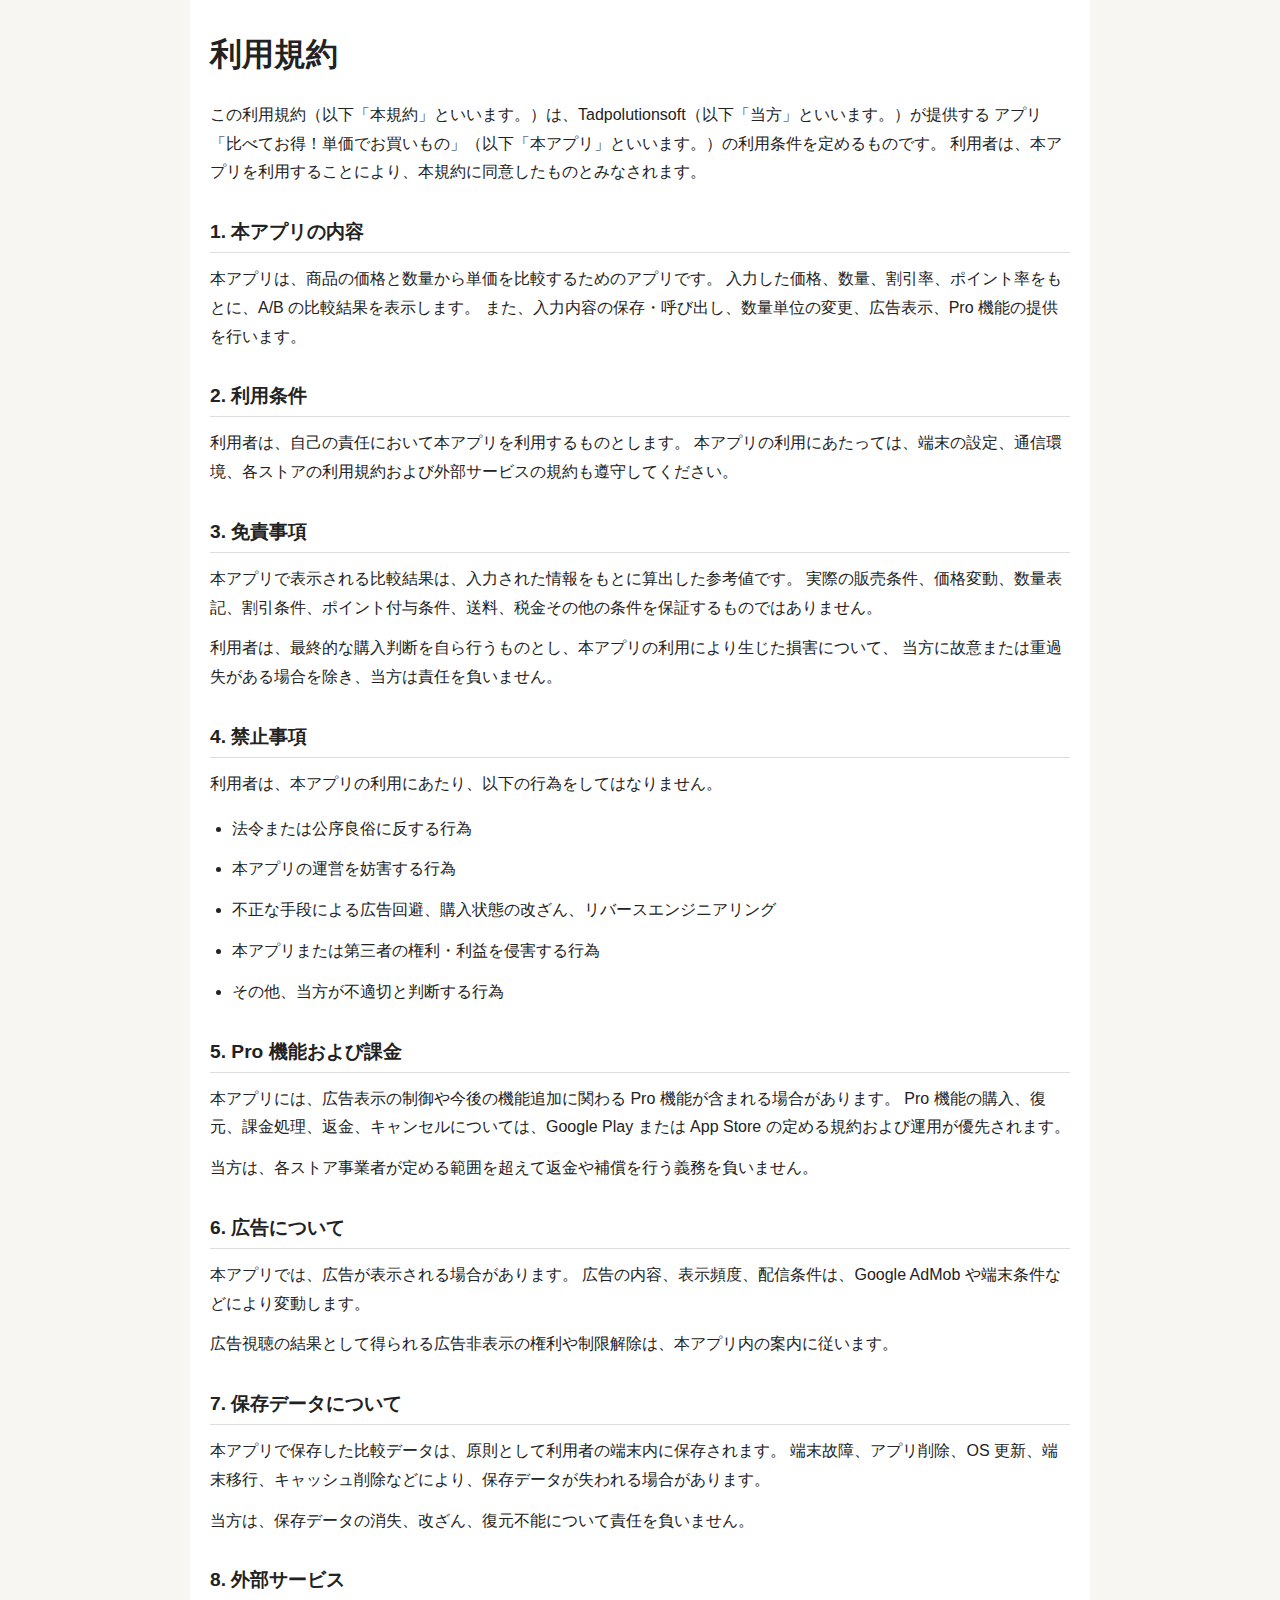
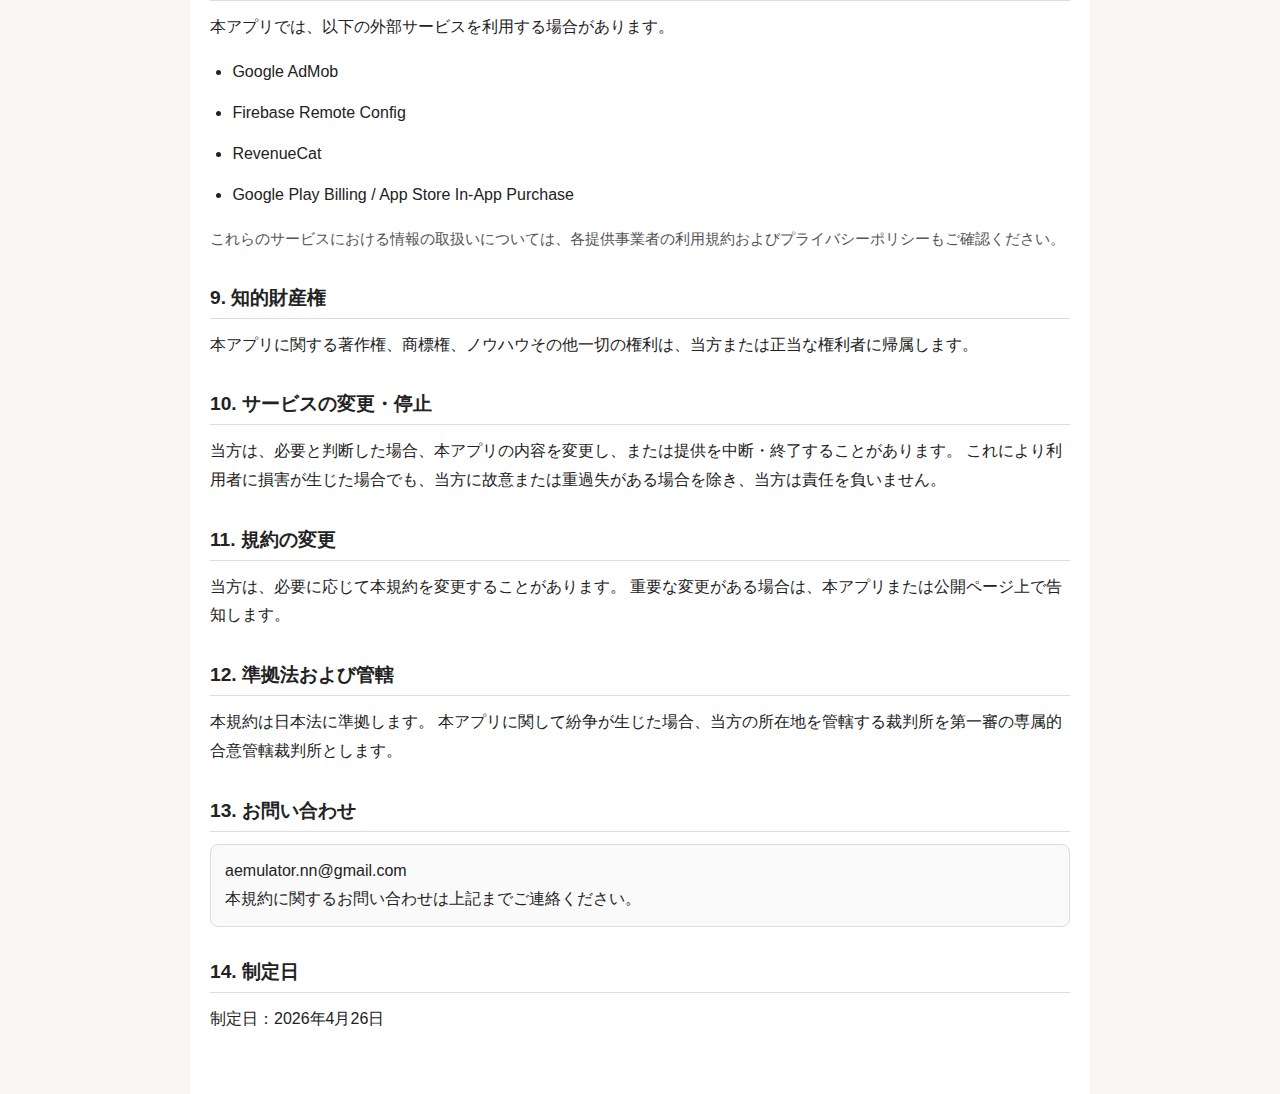
<file: GoodDealTerms.html>
<!DOCTYPE html>
<html lang="ja">
<head>
  <meta charset="utf-8">
  <meta name="viewport" content="width=device-width, initial-scale=1">
  <title>比べてお得！単価でお買いもの 利用規約</title>
  <meta name="description" content="比べてお得！単価でお買いもの の利用規約">
  <style>
    body {
      margin: 0;
      padding: 0;
      font-family: -apple-system, BlinkMacSystemFont, "Segoe UI", "Hiragino Kaku Gothic ProN", "Noto Sans JP", sans-serif;
      line-height: 1.8;
      color: #222;
      background: #f7f6f2;
    }
    .container {
      max-width: 900px;
      margin: 0 auto;
      padding: 32px 20px 48px;
      background: #fff;
      box-sizing: border-box;
    }
    h1, h2 {
      line-height: 1.4;
    }
    h1 {
      font-size: 2rem;
      margin: 0 0 24px;
    }
    h2 {
      margin-top: 32px;
      margin-bottom: 12px;
      font-size: 1.2rem;
      border-bottom: 1px solid #ddd;
      padding-bottom: 6px;
    }
    p, li {
      margin: 0 0 12px;
    }
    ul {
      padding-left: 1.4em;
    }
    .contact {
      background: #fafafa;
      border: 1px solid #ddd;
      padding: 12px 14px;
      border-radius: 8px;
    }
    .note {
      color: #555;
      font-size: 0.95rem;
    }
  </style>
</head>
<body>
  <div class="container">
    <h1>利用規約</h1>

    <p>
      この利用規約（以下「本規約」といいます。）は、Tadpolutionsoft（以下「当方」といいます。）が提供する
      アプリ「比べてお得！単価でお買いもの」（以下「本アプリ」といいます。）の利用条件を定めるものです。
      利用者は、本アプリを利用することにより、本規約に同意したものとみなされます。
    </p>

    <h2>1. 本アプリの内容</h2>
    <p>
      本アプリは、商品の価格と数量から単価を比較するためのアプリです。
      入力した価格、数量、割引率、ポイント率をもとに、A/B の比較結果を表示します。
      また、入力内容の保存・呼び出し、数量単位の変更、広告表示、Pro 機能の提供を行います。
    </p>

    <h2>2. 利用条件</h2>
    <p>
      利用者は、自己の責任において本アプリを利用するものとします。
      本アプリの利用にあたっては、端末の設定、通信環境、各ストアの利用規約および外部サービスの規約も遵守してください。
    </p>

    <h2>3. 免責事項</h2>
    <p>
      本アプリで表示される比較結果は、入力された情報をもとに算出した参考値です。
      実際の販売条件、価格変動、数量表記、割引条件、ポイント付与条件、送料、税金その他の条件を保証するものではありません。
    </p>
    <p>
      利用者は、最終的な購入判断を自ら行うものとし、本アプリの利用により生じた損害について、
      当方に故意または重過失がある場合を除き、当方は責任を負いません。
    </p>

    <h2>4. 禁止事項</h2>
    <p>利用者は、本アプリの利用にあたり、以下の行為をしてはなりません。</p>
    <ul>
      <li>法令または公序良俗に反する行為</li>
      <li>本アプリの運営を妨害する行為</li>
      <li>不正な手段による広告回避、購入状態の改ざん、リバースエンジニアリング</li>
      <li>本アプリまたは第三者の権利・利益を侵害する行為</li>
      <li>その他、当方が不適切と判断する行為</li>
    </ul>

    <h2>5. Pro 機能および課金</h2>
    <p>
      本アプリには、広告表示の制御や今後の機能追加に関わる Pro 機能が含まれる場合があります。
      Pro 機能の購入、復元、課金処理、返金、キャンセルについては、Google Play または App Store の定める規約および運用が優先されます。
    </p>
    <p>
      当方は、各ストア事業者が定める範囲を超えて返金や補償を行う義務を負いません。
    </p>

    <h2>6. 広告について</h2>
    <p>
      本アプリでは、広告が表示される場合があります。
      広告の内容、表示頻度、配信条件は、Google AdMob や端末条件などにより変動します。
    </p>
    <p>
      広告視聴の結果として得られる広告非表示の権利や制限解除は、本アプリ内の案内に従います。
    </p>

    <h2>7. 保存データについて</h2>
    <p>
      本アプリで保存した比較データは、原則として利用者の端末内に保存されます。
      端末故障、アプリ削除、OS 更新、端末移行、キャッシュ削除などにより、保存データが失われる場合があります。
    </p>
    <p>
      当方は、保存データの消失、改ざん、復元不能について責任を負いません。
    </p>

    <h2>8. 外部サービス</h2>
    <p>本アプリでは、以下の外部サービスを利用する場合があります。</p>
    <ul>
      <li>Google AdMob</li>
      <li>Firebase Remote Config</li>
      <li>RevenueCat</li>
      <li>Google Play Billing / App Store In-App Purchase</li>
    </ul>
    <p class="note">
      これらのサービスにおける情報の取扱いについては、各提供事業者の利用規約およびプライバシーポリシーもご確認ください。
    </p>

    <h2>9. 知的財産権</h2>
    <p>
      本アプリに関する著作権、商標権、ノウハウその他一切の権利は、当方または正当な権利者に帰属します。
    </p>

    <h2>10. サービスの変更・停止</h2>
    <p>
      当方は、必要と判断した場合、本アプリの内容を変更し、または提供を中断・終了することがあります。
      これにより利用者に損害が生じた場合でも、当方に故意または重過失がある場合を除き、当方は責任を負いません。
    </p>

    <h2>11. 規約の変更</h2>
    <p>
      当方は、必要に応じて本規約を変更することがあります。
      重要な変更がある場合は、本アプリまたは公開ページ上で告知します。
    </p>

    <h2>12. 準拠法および管轄</h2>
    <p>
      本規約は日本法に準拠します。
      本アプリに関して紛争が生じた場合、当方の所在地を管轄する裁判所を第一審の専属的合意管轄裁判所とします。
    </p>

    <h2>13. お問い合わせ</h2>
    <div class="contact">
      aemulator.nn@gmail.com<br>
      本規約に関するお問い合わせは上記までご連絡ください。
    </div>

    <h2>14. 制定日</h2>
    <p>制定日：2026年4月26日</p>
  </div>
</body>
</html>
</file>
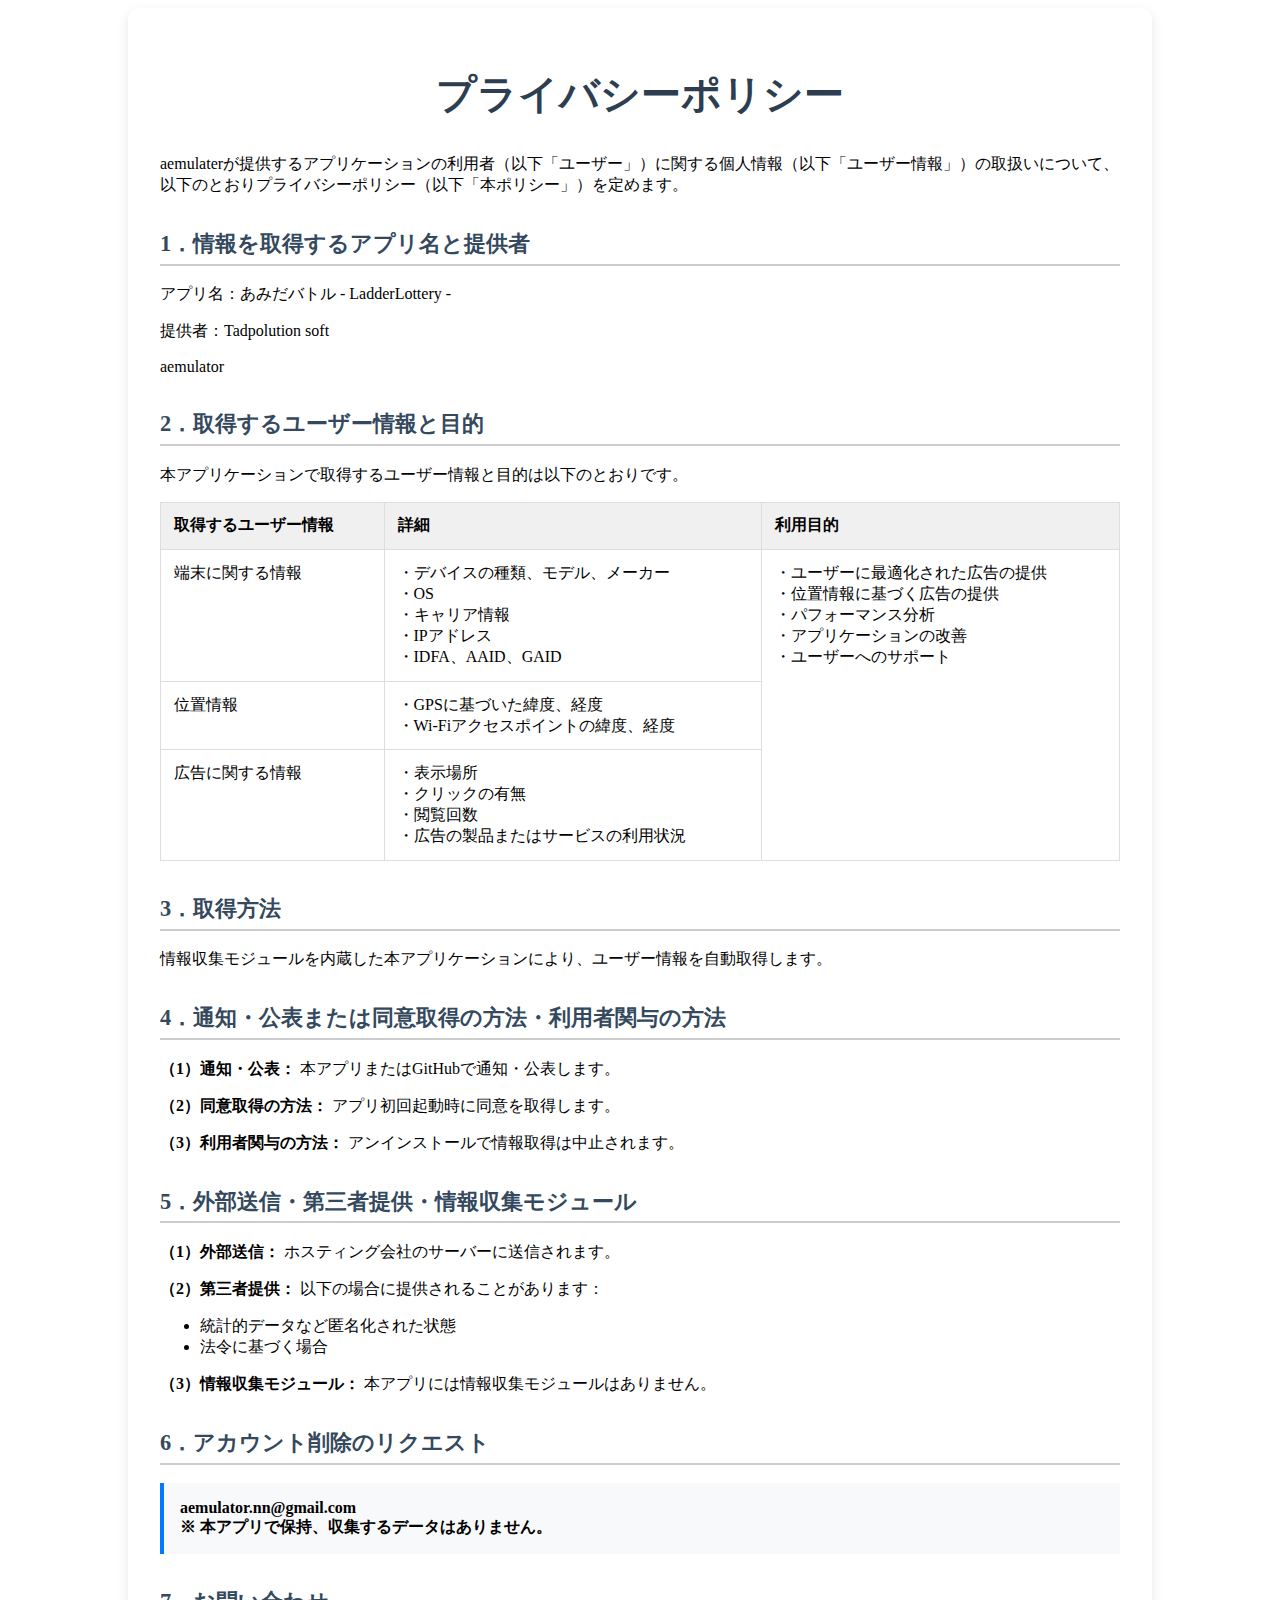
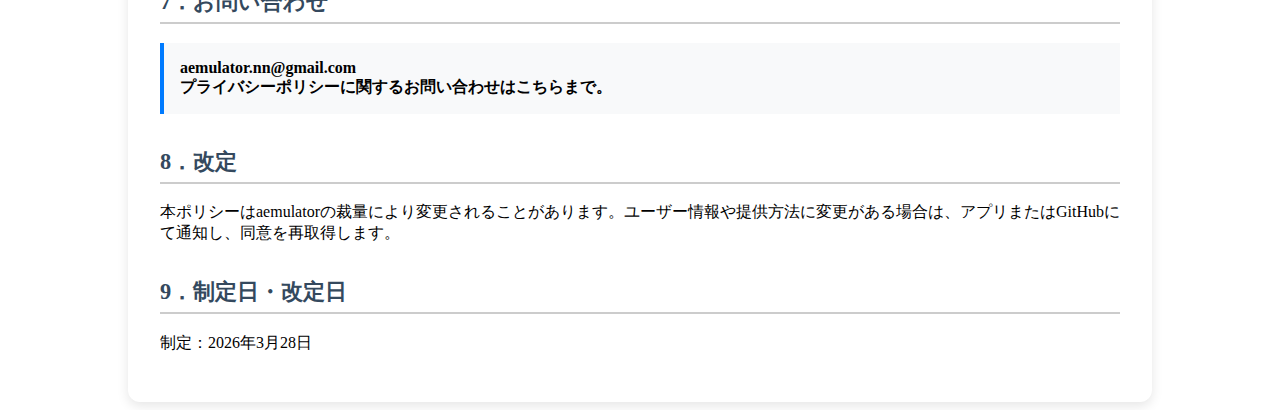
<file: LadderLottery.html>
<!DOCTYPE html>
<html lang="ja">
<head>
    <meta charset="utf-8">
    <title>プライバシーポリシー</title>
    <meta name="viewport" content="width=device-width, initial-scale=1">
    <meta name="description" content="説明">
    <link rel="stylesheet" href="TadStyle.css" type="text/css">
</head>
<body>
    <div class="container">
        <h1>プライバシーポリシー</h1>

        <div class="section">
            <p>aemulaterが提供するアプリケーションの利用者（以下「ユーザー」）に関する個人情報（以下「ユーザー情報」）の取扱いについて、以下のとおりプライバシーポリシー（以下「本ポリシー」）を定めます。</p>
        </div>

        <h2>1．情報を取得するアプリ名と提供者</h2>
        <p>アプリ名：あみだバトル - LadderLottery -</p>
        <p>提供者：Tadpolution soft</p>
        <p>aemulator</p>

        <h2>2．取得するユーザー情報と目的</h2>
        <p>本アプリケーションで取得するユーザー情報と目的は以下のとおりです。</p>

        <table>
            <tr>
                <th>取得するユーザー情報</th>
                <th>詳細</th>
                <th>利用目的</th>
            </tr>
            <tr>
                <td>端末に関する情報</td>
                <td>
                    ・デバイスの種類、モデル、メーカー<br>
                    ・OS<br>
                    ・キャリア情報<br>
                    ・IPアドレス<br>
                    ・IDFA、AAID、GAID
                </td>
                <td rowspan="3">
                    ・ユーザーに最適化された広告の提供<br>
                    ・位置情報に基づく広告の提供<br>
                    ・パフォーマンス分析<br>
                    ・アプリケーションの改善<br>
                    ・ユーザーへのサポート
                </td>
            </tr>
            <tr>
                <td>位置情報</td>
                <td>
                    ・GPSに基づいた緯度、経度<br>
                    ・Wi-Fiアクセスポイントの緯度、経度
                </td>
            </tr>
            <tr>
                <td>広告に関する情報</td>
                <td>
                    ・表示場所<br>
                    ・クリックの有無<br>
                    ・閲覧回数<br>
                    ・広告の製品またはサービスの利用状況
                </td>
            </tr>
        </table>

        <h2>3．取得方法</h2>
        <p>情報収集モジュールを内蔵した本アプリケーションにより、ユーザー情報を自動取得します。</p>

        <h2>4．通知・公表または同意取得の方法・利用者関与の方法</h2>
        <p><strong>（1）通知・公表：</strong> 本アプリまたはGitHubで通知・公表します。</p>
        <p><strong>（2）同意取得の方法：</strong> アプリ初回起動時に同意を取得します。</p>
        <p><strong>（3）利用者関与の方法：</strong> アンインストールで情報取得は中止されます。</p>

        <h2>5．外部送信・第三者提供・情報収集モジュール</h2>
        <p><strong>（1）外部送信：</strong> ホスティング会社のサーバーに送信されます。</p>
        <p><strong>（2）第三者提供：</strong> 以下の場合に提供されることがあります：</p>
        <ul>
            <li>統計的データなど匿名化された状態</li>
            <li>法令に基づく場合</li>
        </ul>
        <p><strong>（3）情報収集モジュール：</strong> 本アプリには情報収集モジュールはありません。</p>

        <h2>6．アカウント削除のリクエスト</h2>
        <div class="contact">
            aemulator.nn@gmail.com<br>
            ※ 本アプリで保持、収集するデータはありません。
        </div>

        <h2>7．お問い合わせ</h2>
        <div class="contact">
            aemulator.nn@gmail.com<br>
            プライバシーポリシーに関するお問い合わせはこちらまで。
        </div>

        <h2>8．改定</h2>
        <p>本ポリシーはaemulatorの裁量により変更されることがあります。ユーザー情報や提供方法に変更がある場合は、アプリまたはGitHubにて通知し、同意を再取得します。</p>

        <h2>9．制定日・改定日</h2>
        <p>制定：2026年3月28日</p>
    </div>
</body>
</html>
</file>
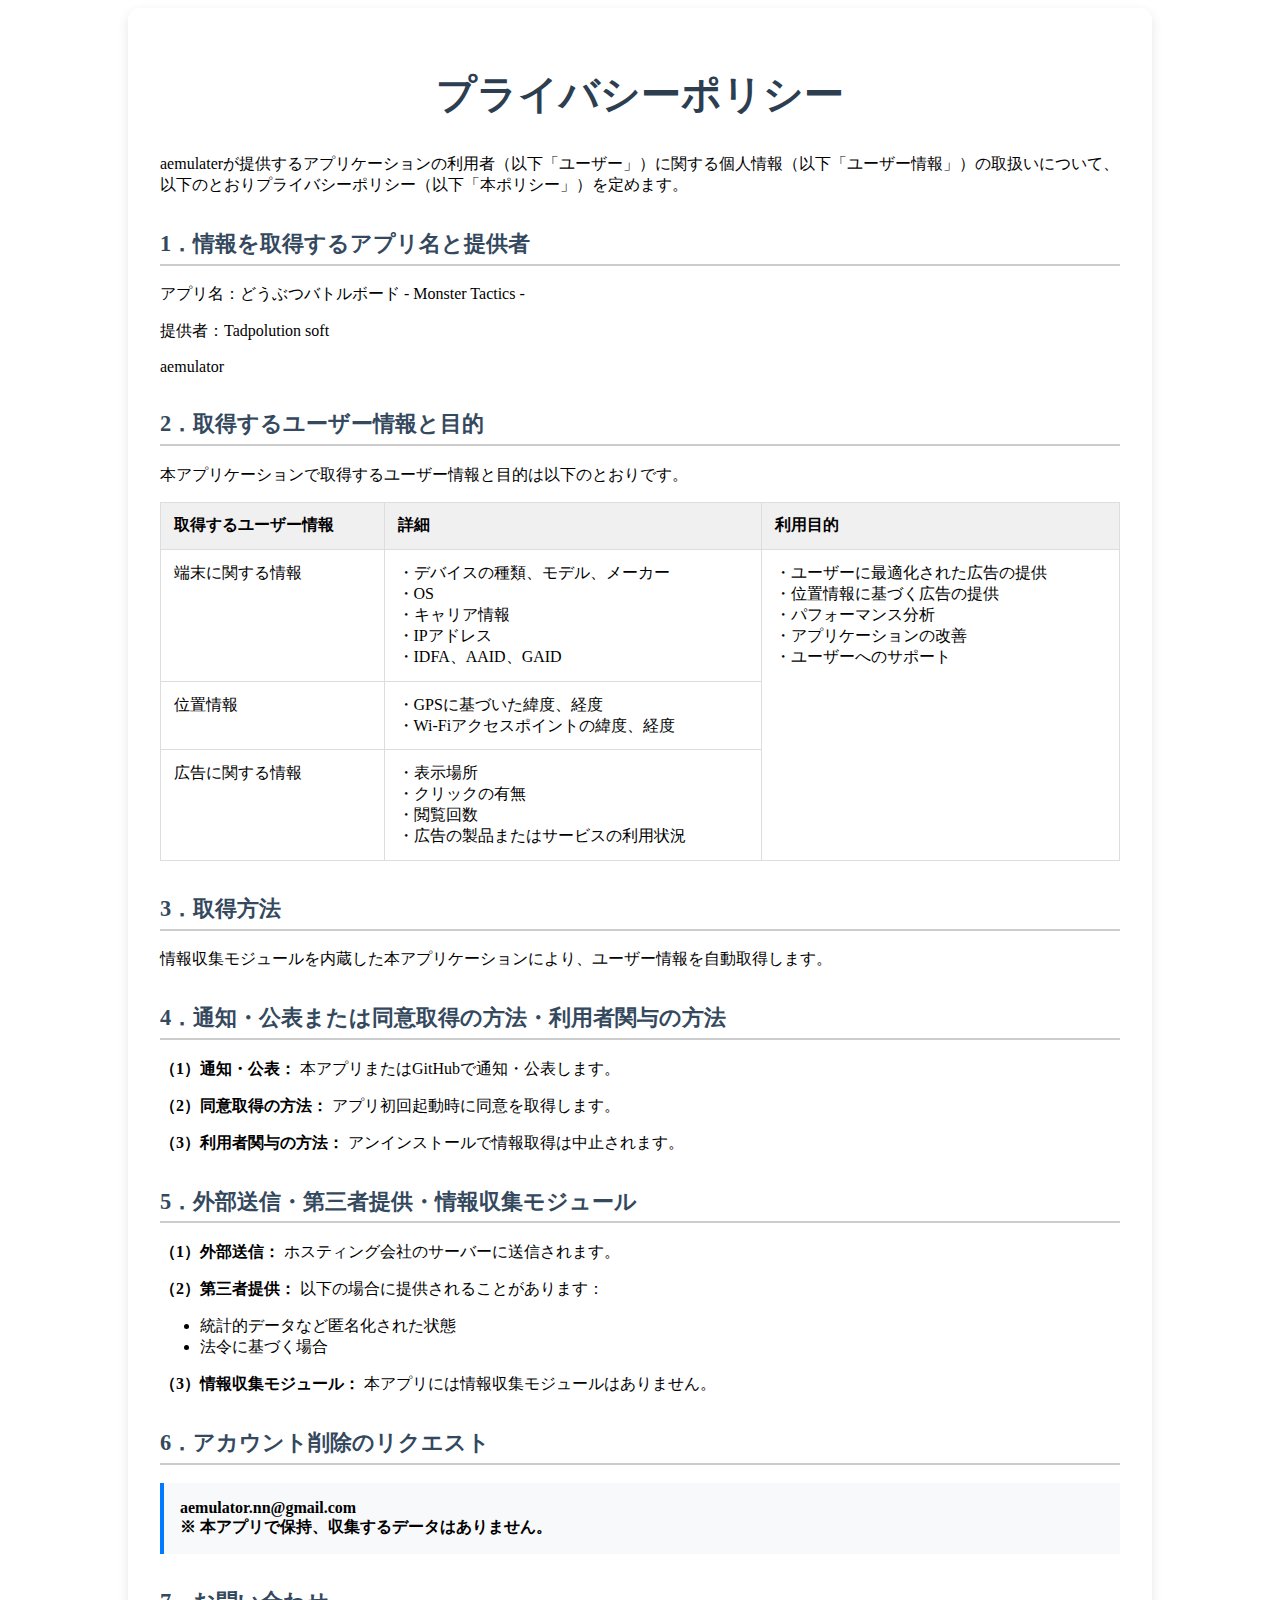
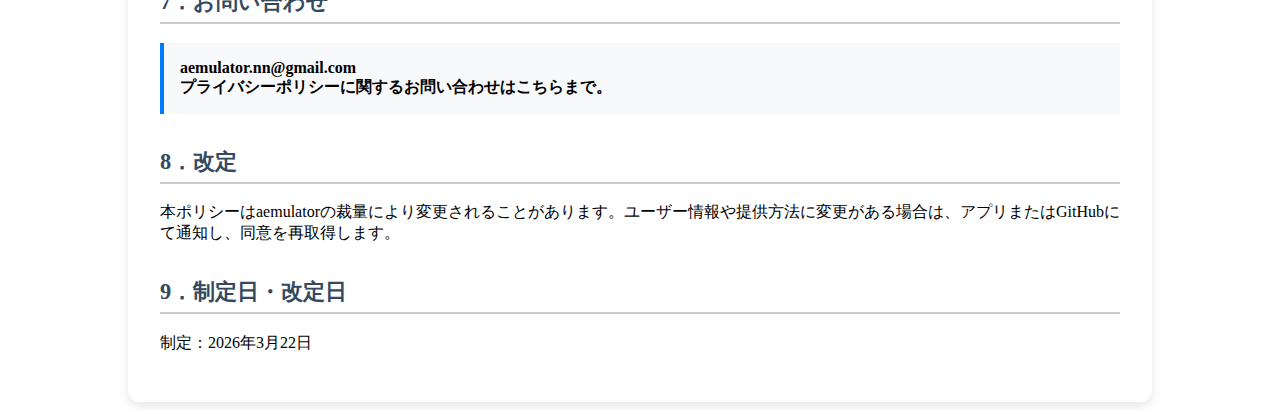
<file: MonsterTactics.html>
<!DOCTYPE html>
<html lang="ja">
<head>
    <meta charset="utf-8">
    <title>プライバシーポリシー</title>
    <meta name="viewport" content="width=device-width, initial-scale=1">
    <meta name="description" content="説明">
    <link rel="stylesheet" href="TadStyle.css" type="text/css">
</head>
<body>
    <div class="container">
        <h1>プライバシーポリシー</h1>

        <div class="section">
            <p>aemulaterが提供するアプリケーションの利用者（以下「ユーザー」）に関する個人情報（以下「ユーザー情報」）の取扱いについて、以下のとおりプライバシーポリシー（以下「本ポリシー」）を定めます。</p>
        </div>

        <h2>1．情報を取得するアプリ名と提供者</h2>
        <p>アプリ名：どうぶつバトルボード - Monster Tactics -</p>
        <p>提供者：Tadpolution soft</p>
        <p>aemulator</p>

        <h2>2．取得するユーザー情報と目的</h2>
        <p>本アプリケーションで取得するユーザー情報と目的は以下のとおりです。</p>

        <table>
            <tr>
                <th>取得するユーザー情報</th>
                <th>詳細</th>
                <th>利用目的</th>
            </tr>
            <tr>
                <td>端末に関する情報</td>
                <td>
                    ・デバイスの種類、モデル、メーカー<br>
                    ・OS<br>
                    ・キャリア情報<br>
                    ・IPアドレス<br>
                    ・IDFA、AAID、GAID
                </td>
                <td rowspan="3">
                    ・ユーザーに最適化された広告の提供<br>
                    ・位置情報に基づく広告の提供<br>
                    ・パフォーマンス分析<br>
                    ・アプリケーションの改善<br>
                    ・ユーザーへのサポート
                </td>
            </tr>
            <tr>
                <td>位置情報</td>
                <td>
                    ・GPSに基づいた緯度、経度<br>
                    ・Wi-Fiアクセスポイントの緯度、経度
                </td>
            </tr>
            <tr>
                <td>広告に関する情報</td>
                <td>
                    ・表示場所<br>
                    ・クリックの有無<br>
                    ・閲覧回数<br>
                    ・広告の製品またはサービスの利用状況
                </td>
            </tr>
        </table>

        <h2>3．取得方法</h2>
        <p>情報収集モジュールを内蔵した本アプリケーションにより、ユーザー情報を自動取得します。</p>

        <h2>4．通知・公表または同意取得の方法・利用者関与の方法</h2>
        <p><strong>（1）通知・公表：</strong> 本アプリまたはGitHubで通知・公表します。</p>
        <p><strong>（2）同意取得の方法：</strong> アプリ初回起動時に同意を取得します。</p>
        <p><strong>（3）利用者関与の方法：</strong> アンインストールで情報取得は中止されます。</p>

        <h2>5．外部送信・第三者提供・情報収集モジュール</h2>
        <p><strong>（1）外部送信：</strong> ホスティング会社のサーバーに送信されます。</p>
        <p><strong>（2）第三者提供：</strong> 以下の場合に提供されることがあります：</p>
        <ul>
            <li>統計的データなど匿名化された状態</li>
            <li>法令に基づく場合</li>
        </ul>
        <p><strong>（3）情報収集モジュール：</strong> 本アプリには情報収集モジュールはありません。</p>

        <h2>6．アカウント削除のリクエスト</h2>
        <div class="contact">
            aemulator.nn@gmail.com<br>
            ※ 本アプリで保持、収集するデータはありません。
        </div>

        <h2>7．お問い合わせ</h2>
        <div class="contact">
            aemulator.nn@gmail.com<br>
            プライバシーポリシーに関するお問い合わせはこちらまで。
        </div>

        <h2>8．改定</h2>
        <p>本ポリシーはaemulatorの裁量により変更されることがあります。ユーザー情報や提供方法に変更がある場合は、アプリまたはGitHubにて通知し、同意を再取得します。</p>

        <h2>9．制定日・改定日</h2>
        <p>制定：2026年3月22日</p>
    </div>
</body>
</html>
</file>
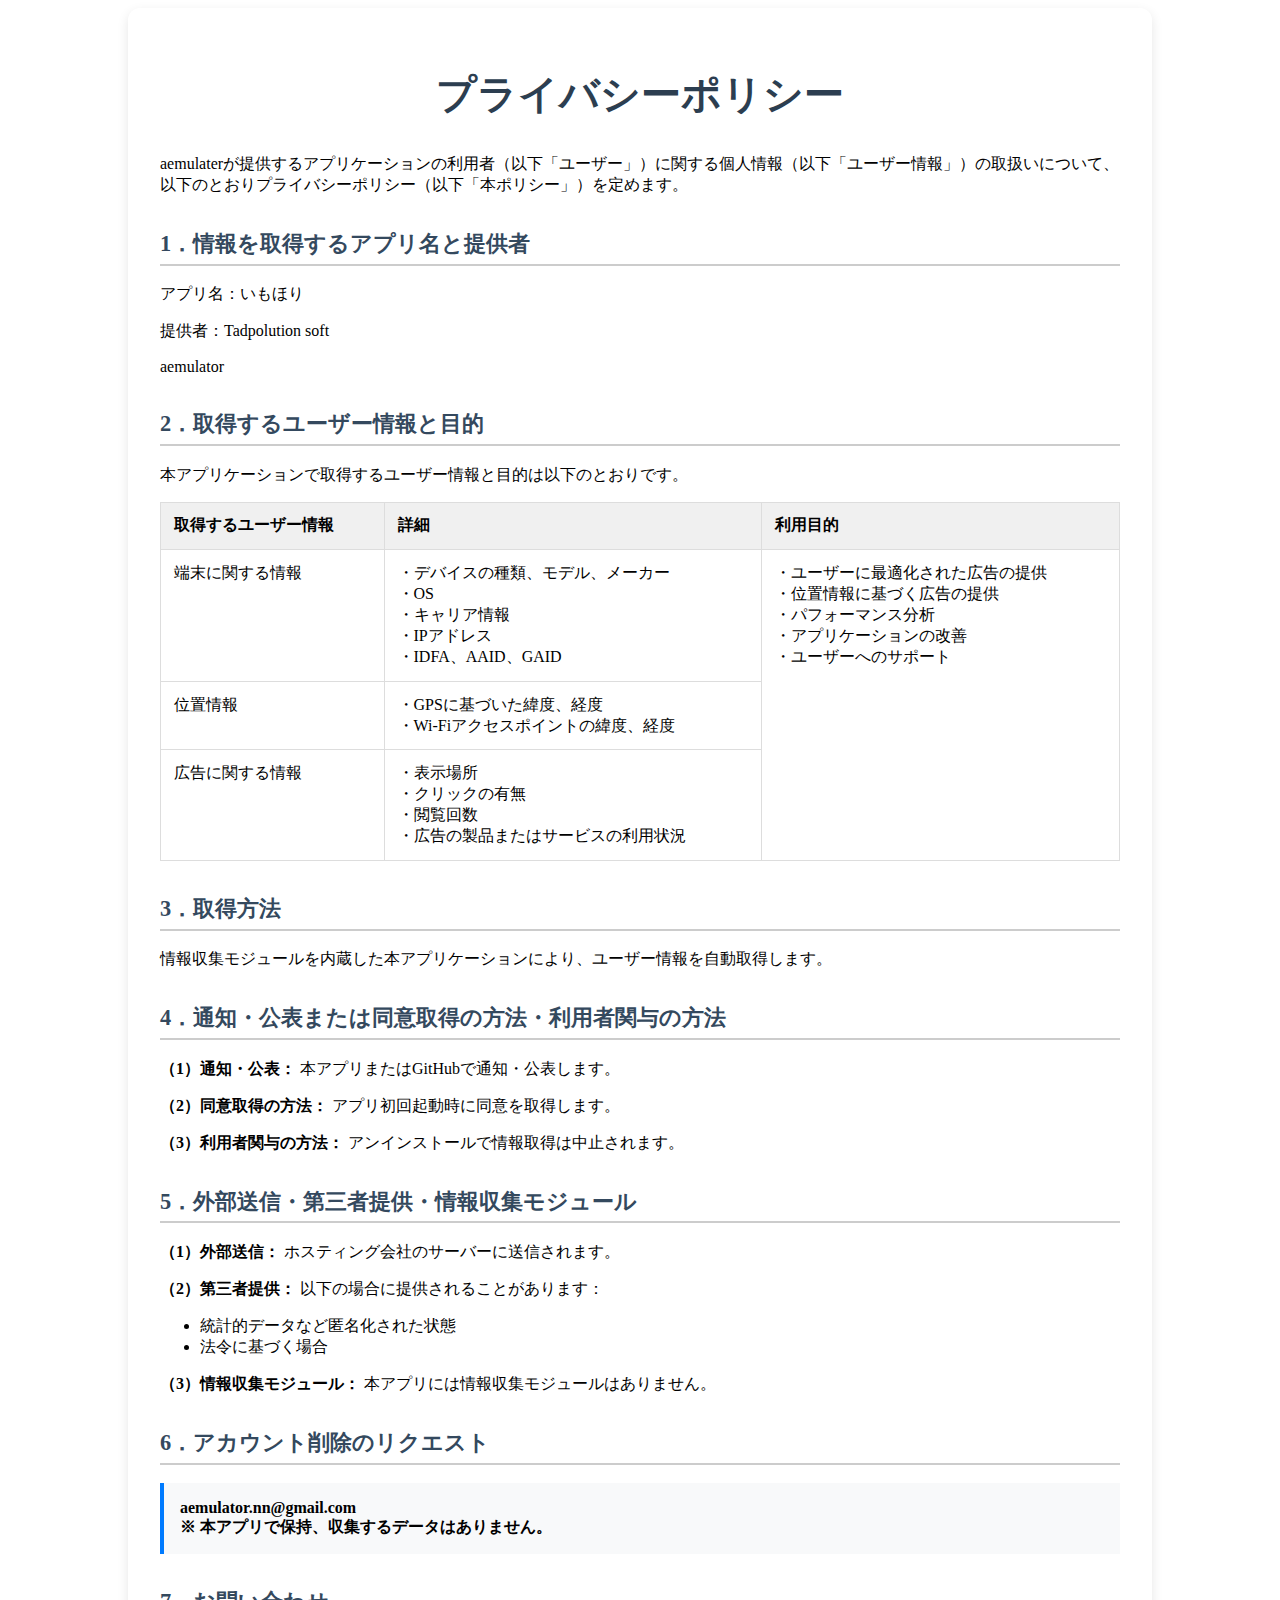
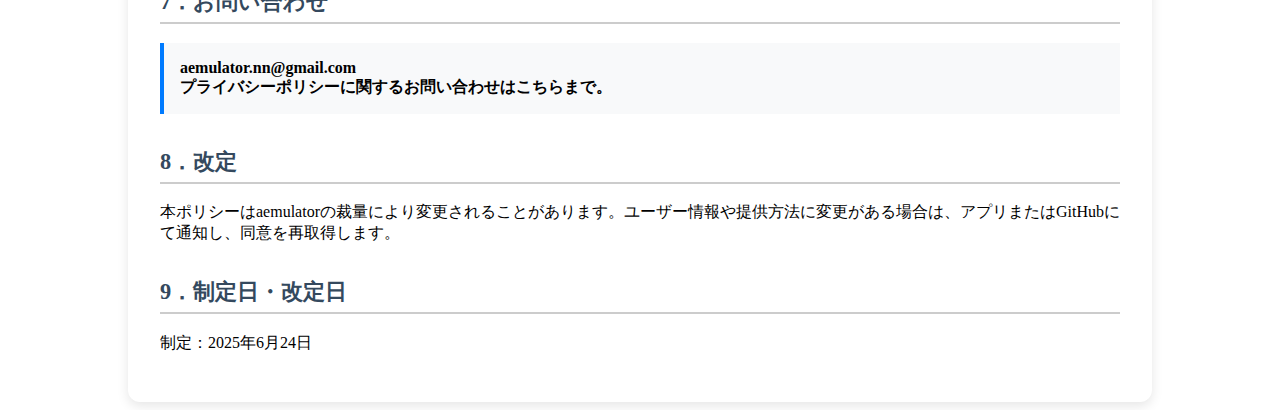
<file: PotatoDigger.html>
<!DOCTYPE html>
<html lang="ja">
<head>
    <meta charset="utf-8">
    <title>プライバシーポリシー</title>
    <meta name="viewport" content="width=device-width, initial-scale=1">
    <meta name="description" content="説明">
    <link rel="stylesheet" href="TadStyle.css" type="text/css">
</head>
<body>
    <div class="container">
        <h1>プライバシーポリシー</h1>

        <div class="section">
            <p>aemulaterが提供するアプリケーションの利用者（以下「ユーザー」）に関する個人情報（以下「ユーザー情報」）の取扱いについて、以下のとおりプライバシーポリシー（以下「本ポリシー」）を定めます。</p>
        </div>

        <h2>1．情報を取得するアプリ名と提供者</h2>
        <p>アプリ名：いもほり</p>
        <p>提供者：Tadpolution soft</p>
        <p>aemulator</p>

        <h2>2．取得するユーザー情報と目的</h2>
        <p>本アプリケーションで取得するユーザー情報と目的は以下のとおりです。</p>

        <table>
            <tr>
                <th>取得するユーザー情報</th>
                <th>詳細</th>
                <th>利用目的</th>
            </tr>
            <tr>
                <td>端末に関する情報</td>
                <td>
                    ・デバイスの種類、モデル、メーカー<br>
                    ・OS<br>
                    ・キャリア情報<br>
                    ・IPアドレス<br>
                    ・IDFA、AAID、GAID
                </td>
                <td rowspan="3">
                    ・ユーザーに最適化された広告の提供<br>
                    ・位置情報に基づく広告の提供<br>
                    ・パフォーマンス分析<br>
                    ・アプリケーションの改善<br>
                    ・ユーザーへのサポート
                </td>
            </tr>
            <tr>
                <td>位置情報</td>
                <td>
                    ・GPSに基づいた緯度、経度<br>
                    ・Wi-Fiアクセスポイントの緯度、経度
                </td>
            </tr>
            <tr>
                <td>広告に関する情報</td>
                <td>
                    ・表示場所<br>
                    ・クリックの有無<br>
                    ・閲覧回数<br>
                    ・広告の製品またはサービスの利用状況
                </td>
            </tr>
        </table>

        <h2>3．取得方法</h2>
        <p>情報収集モジュールを内蔵した本アプリケーションにより、ユーザー情報を自動取得します。</p>

        <h2>4．通知・公表または同意取得の方法・利用者関与の方法</h2>
        <p><strong>（1）通知・公表：</strong> 本アプリまたはGitHubで通知・公表します。</p>
        <p><strong>（2）同意取得の方法：</strong> アプリ初回起動時に同意を取得します。</p>
        <p><strong>（3）利用者関与の方法：</strong> アンインストールで情報取得は中止されます。</p>

        <h2>5．外部送信・第三者提供・情報収集モジュール</h2>
        <p><strong>（1）外部送信：</strong> ホスティング会社のサーバーに送信されます。</p>
        <p><strong>（2）第三者提供：</strong> 以下の場合に提供されることがあります：</p>
        <ul>
            <li>統計的データなど匿名化された状態</li>
            <li>法令に基づく場合</li>
        </ul>
        <p><strong>（3）情報収集モジュール：</strong> 本アプリには情報収集モジュールはありません。</p>

        <h2>6．アカウント削除のリクエスト</h2>
        <div class="contact">
            aemulator.nn@gmail.com<br>
            ※ 本アプリで保持、収集するデータはありません。
        </div>

        <h2>7．お問い合わせ</h2>
        <div class="contact">
            aemulator.nn@gmail.com<br>
            プライバシーポリシーに関するお問い合わせはこちらまで。
        </div>

        <h2>8．改定</h2>
        <p>本ポリシーはaemulatorの裁量により変更されることがあります。ユーザー情報や提供方法に変更がある場合は、アプリまたはGitHubにて通知し、同意を再取得します。</p>

        <h2>9．制定日・改定日</h2>
        <p>制定：2025年6月24日</p>
    </div>
</body>
</html>
</file>
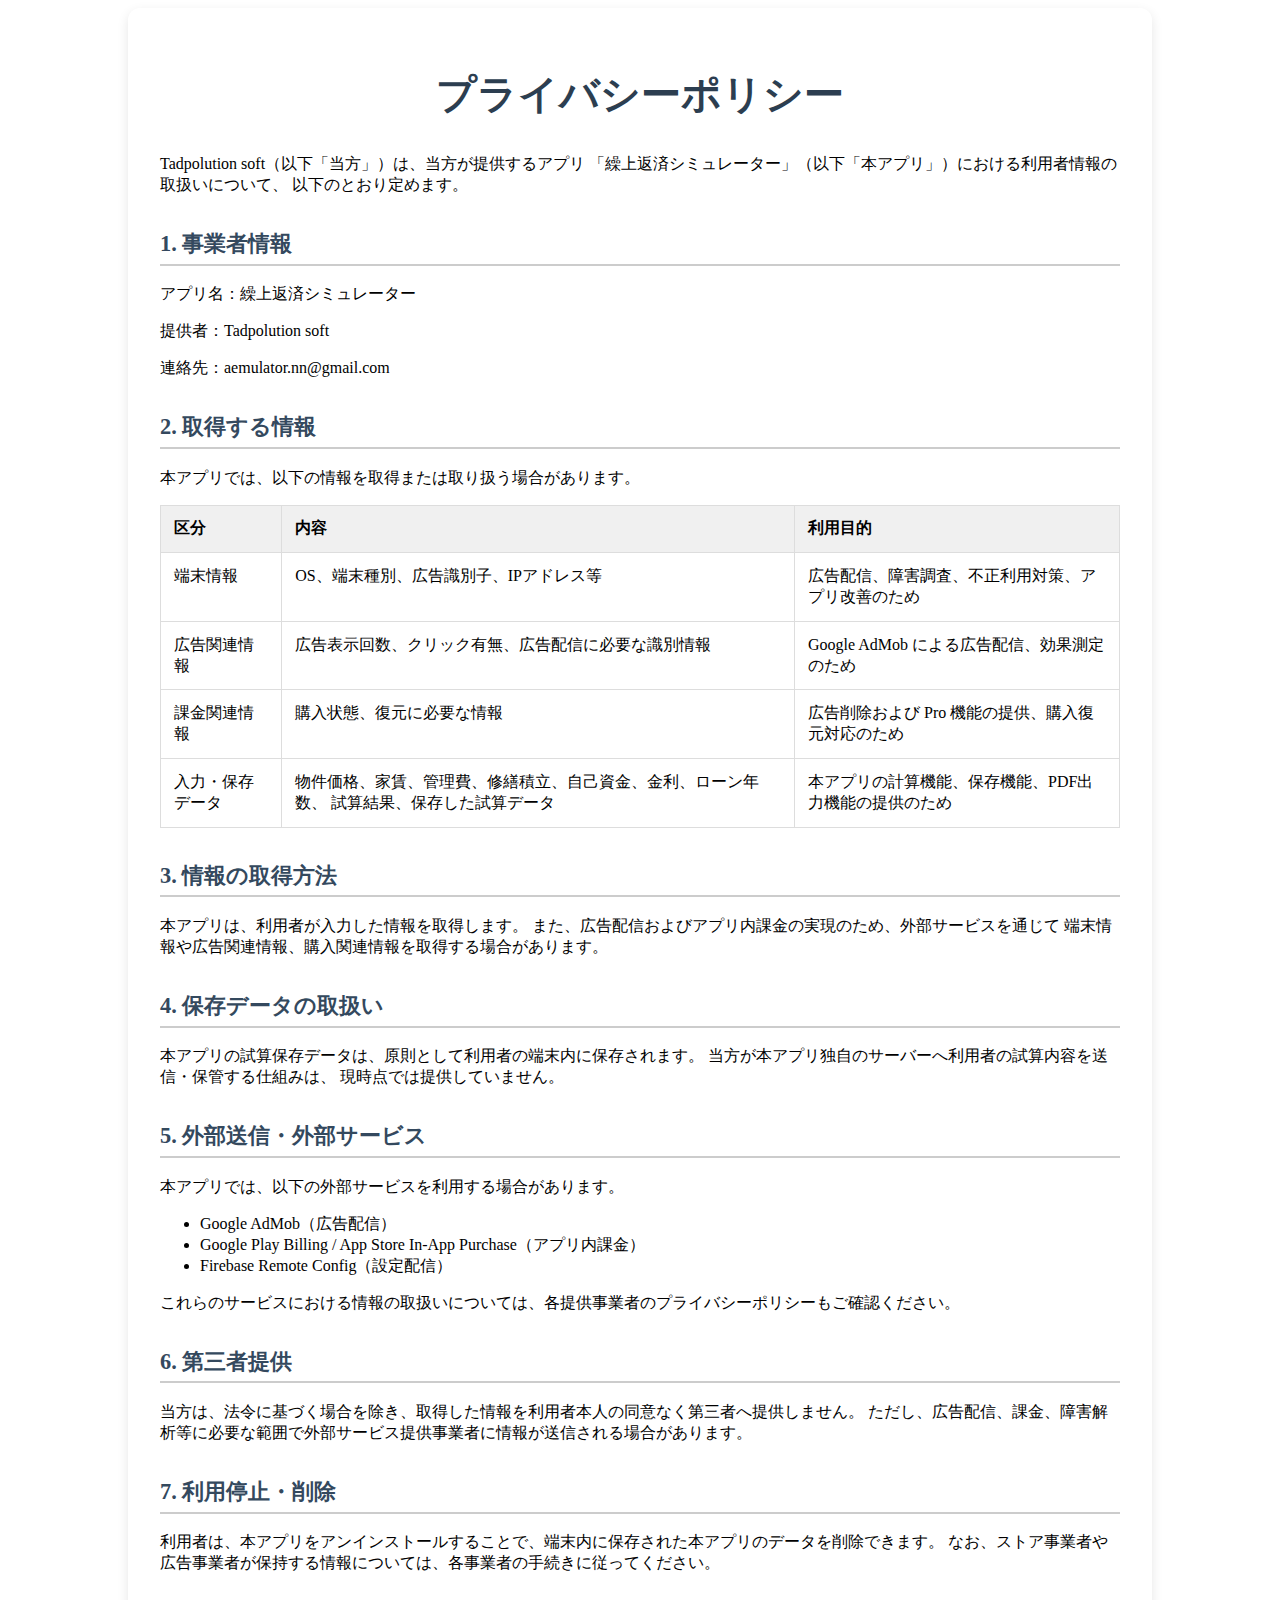
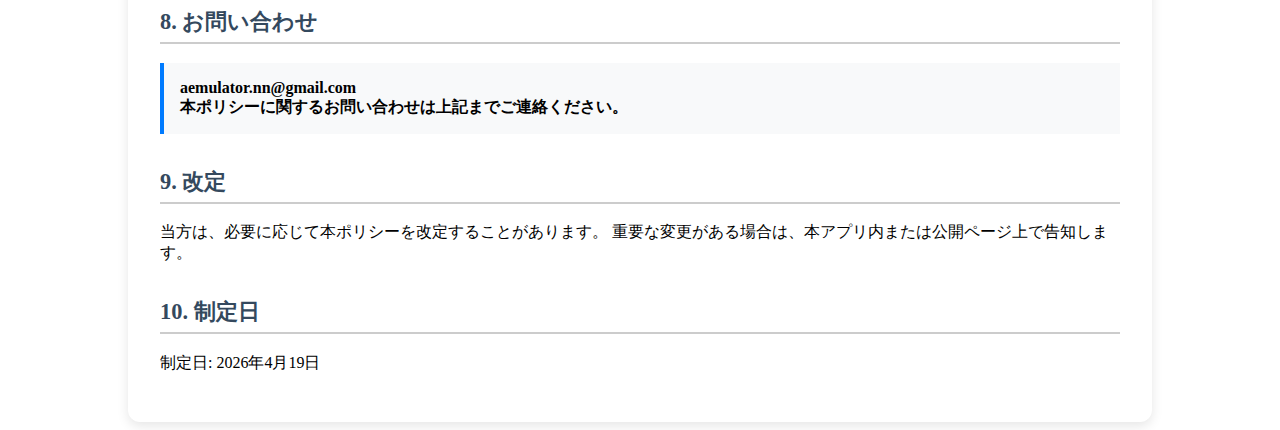
<file: PrepaymentSimulator.html>
<!DOCTYPE html>
<html lang="ja">
<head>
    <meta charset="utf-8">
    <meta name="viewport" content="width=device-width, initial-scale=1">
    <title>繰上返済シミュレーター プライバシーポリシー</title>
    <meta name="description" content="繰上返済シミュレーターのプライバシーポリシー">
    <link rel="stylesheet" href="TadStyle.css" type="text/css">
</head>
<body>
    <div class="container">
        <h1>プライバシーポリシー</h1>

        <div class="section">
            <p>
                Tadpolution soft（以下「当方」）は、当方が提供するアプリ
                「繰上返済シミュレーター」（以下「本アプリ」）における利用者情報の取扱いについて、
                以下のとおり定めます。
            </p>
        </div>

        <h2>1. 事業者情報</h2>
        <p>アプリ名：繰上返済シミュレーター</p>
        <p>提供者：Tadpolution soft</p>
        <p>連絡先：aemulator.nn@gmail.com</p>

        <h2>2. 取得する情報</h2>
        <p>本アプリでは、以下の情報を取得または取り扱う場合があります。</p>

        <table>
            <tr>
                <th>区分</th>
                <th>内容</th>
                <th>利用目的</th>
            </tr>
            <tr>
                <td>端末情報</td>
                <td>
                    OS、端末種別、広告識別子、IPアドレス等
                </td>
                <td>
                    広告配信、障害調査、不正利用対策、アプリ改善のため
                </td>
            </tr>
            <tr>
                <td>広告関連情報</td>
                <td>
                    広告表示回数、クリック有無、広告配信に必要な識別情報
                </td>
                <td>
                    Google AdMob による広告配信、効果測定のため
                </td>
            </tr>
            <tr>
                <td>課金関連情報</td>
                <td>
                    購入状態、復元に必要な情報
                </td>
                <td>
                    広告削除および Pro 機能の提供、購入復元対応のため
                </td>
            </tr>
            <tr>
                <td>入力・保存データ</td>
                <td>
                    物件価格、家賃、管理費、修繕積立、自己資金、金利、ローン年数、
                    試算結果、保存した試算データ
                </td>
                <td>
                    本アプリの計算機能、保存機能、PDF出力機能の提供のため
                </td>
            </tr>
        </table>

        <h2>3. 情報の取得方法</h2>
        <p>
            本アプリは、利用者が入力した情報を取得します。
            また、広告配信およびアプリ内課金の実現のため、外部サービスを通じて
            端末情報や広告関連情報、購入関連情報を取得する場合があります。
        </p>

        <h2>4. 保存データの取扱い</h2>
        <p>
            本アプリの試算保存データは、原則として利用者の端末内に保存されます。
            当方が本アプリ独自のサーバーへ利用者の試算内容を送信・保管する仕組みは、
            現時点では提供していません。
        </p>

        <h2>5. 外部送信・外部サービス</h2>
        <p>本アプリでは、以下の外部サービスを利用する場合があります。</p>
        <ul>
            <li>Google AdMob（広告配信）</li>
            <li>Google Play Billing / App Store In-App Purchase（アプリ内課金）</li>
            <li>Firebase Remote Config（設定配信）</li>
        </ul>
        <p>
            これらのサービスにおける情報の取扱いについては、各提供事業者のプライバシーポリシーもご確認ください。
        </p>

        <h2>6. 第三者提供</h2>
        <p>
            当方は、法令に基づく場合を除き、取得した情報を利用者本人の同意なく第三者へ提供しません。
            ただし、広告配信、課金、障害解析等に必要な範囲で外部サービス提供事業者に情報が送信される場合があります。
        </p>

        <h2>7. 利用停止・削除</h2>
        <p>
            利用者は、本アプリをアンインストールすることで、端末内に保存された本アプリのデータを削除できます。
            なお、ストア事業者や広告事業者が保持する情報については、各事業者の手続きに従ってください。
        </p>

        <h2>8. お問い合わせ</h2>
        <div class="contact">
            aemulator.nn@gmail.com<br>
            本ポリシーに関するお問い合わせは上記までご連絡ください。
        </div>

        <h2>9. 改定</h2>
        <p>
            当方は、必要に応じて本ポリシーを改定することがあります。
            重要な変更がある場合は、本アプリ内または公開ページ上で告知します。
        </p>

        <h2>10. 制定日</h2>
        <p>制定日: 2026年4月19日</p>
    </div>
</body>
</html>
</file>
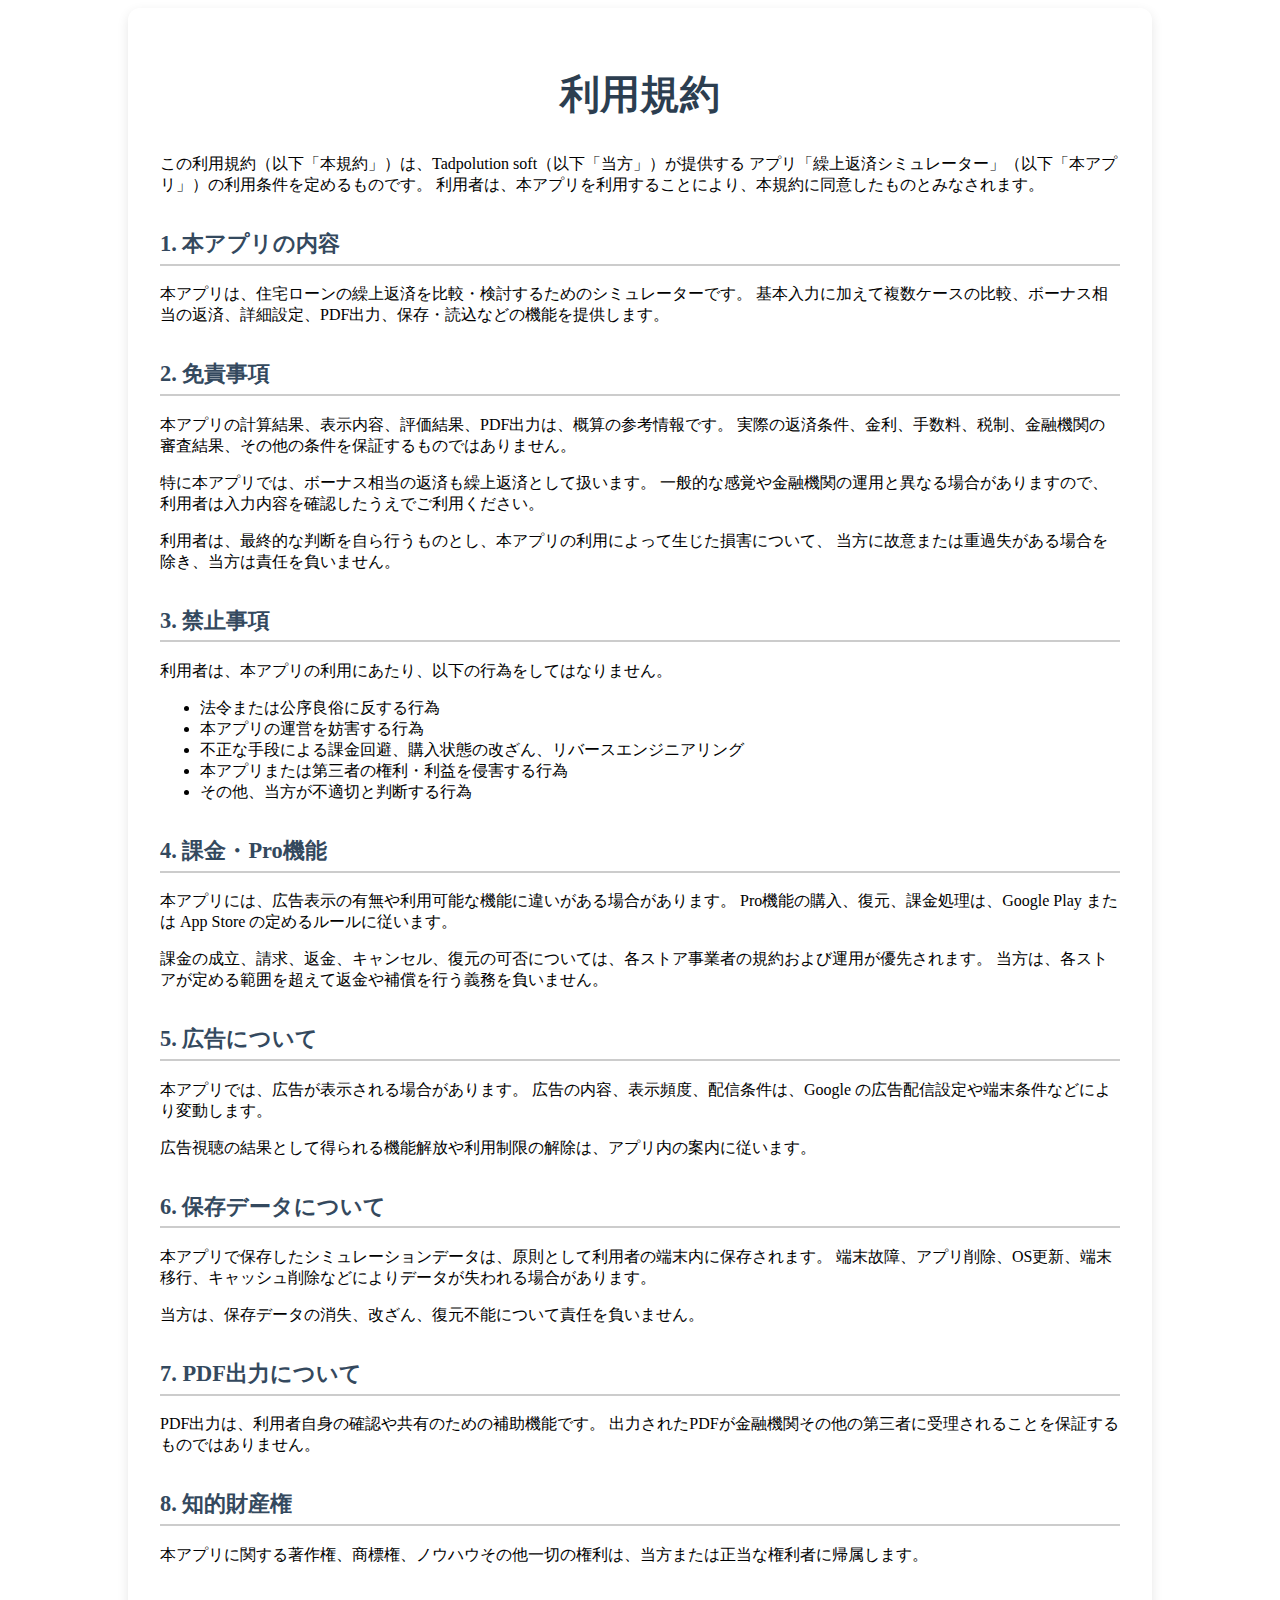
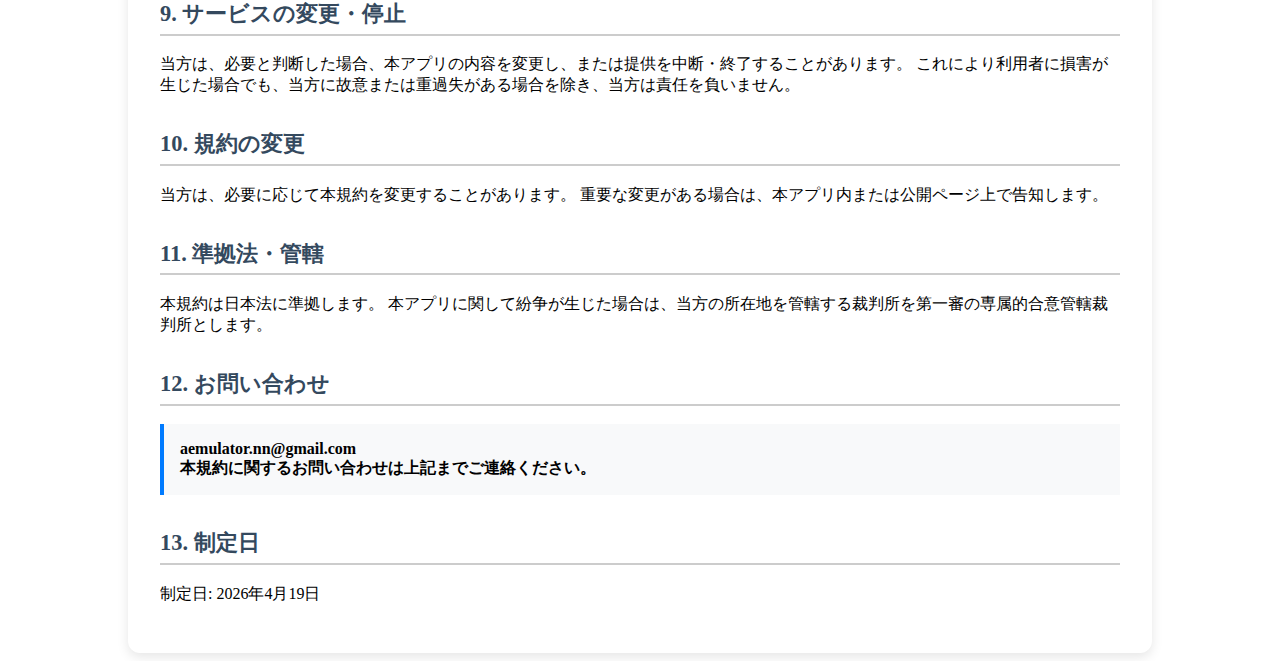
<file: PrepaymentSimulatorTerms.html>
<!DOCTYPE html>
<html lang="ja">
<head>
    <meta charset="utf-8">
    <meta name="viewport" content="width=device-width, initial-scale=1">
    <title>繰上返済シミュレーター 利用規約</title>
    <meta name="description" content="繰上返済シミュレーターの利用規約です。">
    <link rel="stylesheet" href="TadStyle.css" type="text/css">
</head>
<body>
    <div class="container">
        <h1>利用規約</h1>

        <div class="section">
            <p>
                この利用規約（以下「本規約」）は、Tadpolution soft（以下「当方」）が提供する
                アプリ「繰上返済シミュレーター」（以下「本アプリ」）の利用条件を定めるものです。
                利用者は、本アプリを利用することにより、本規約に同意したものとみなされます。
            </p>
        </div>

        <h2>1. 本アプリの内容</h2>
        <p>
            本アプリは、住宅ローンの繰上返済を比較・検討するためのシミュレーターです。
            基本入力に加えて複数ケースの比較、ボーナス相当の返済、詳細設定、PDF出力、保存・読込などの機能を提供します。
        </p>

        <h2>2. 免責事項</h2>
        <p>
            本アプリの計算結果、表示内容、評価結果、PDF出力は、概算の参考情報です。
            実際の返済条件、金利、手数料、税制、金融機関の審査結果、その他の条件を保証するものではありません。
        </p>
        <p>
            特に本アプリでは、ボーナス相当の返済も繰上返済として扱います。
            一般的な感覚や金融機関の運用と異なる場合がありますので、利用者は入力内容を確認したうえでご利用ください。
        </p>
        <p>
            利用者は、最終的な判断を自ら行うものとし、本アプリの利用によって生じた損害について、
            当方に故意または重過失がある場合を除き、当方は責任を負いません。
        </p>

        <h2>3. 禁止事項</h2>
        <p>利用者は、本アプリの利用にあたり、以下の行為をしてはなりません。</p>
        <ul>
            <li>法令または公序良俗に反する行為</li>
            <li>本アプリの運営を妨害する行為</li>
            <li>不正な手段による課金回避、購入状態の改ざん、リバースエンジニアリング</li>
            <li>本アプリまたは第三者の権利・利益を侵害する行為</li>
            <li>その他、当方が不適切と判断する行為</li>
        </ul>

        <h2>4. 課金・Pro機能</h2>
        <p>
            本アプリには、広告表示の有無や利用可能な機能に違いがある場合があります。
            Pro機能の購入、復元、課金処理は、Google Play または App Store の定めるルールに従います。
        </p>
        <p>
            課金の成立、請求、返金、キャンセル、復元の可否については、各ストア事業者の規約および運用が優先されます。
            当方は、各ストアが定める範囲を超えて返金や補償を行う義務を負いません。
        </p>

        <h2>5. 広告について</h2>
        <p>
            本アプリでは、広告が表示される場合があります。
            広告の内容、表示頻度、配信条件は、Google の広告配信設定や端末条件などにより変動します。
        </p>
        <p>
            広告視聴の結果として得られる機能解放や利用制限の解除は、アプリ内の案内に従います。
        </p>

        <h2>6. 保存データについて</h2>
        <p>
            本アプリで保存したシミュレーションデータは、原則として利用者の端末内に保存されます。
            端末故障、アプリ削除、OS更新、端末移行、キャッシュ削除などによりデータが失われる場合があります。
        </p>
        <p>
            当方は、保存データの消失、改ざん、復元不能について責任を負いません。
        </p>

        <h2>7. PDF出力について</h2>
        <p>
            PDF出力は、利用者自身の確認や共有のための補助機能です。
            出力されたPDFが金融機関その他の第三者に受理されることを保証するものではありません。
        </p>

        <h2>8. 知的財産権</h2>
        <p>
            本アプリに関する著作権、商標権、ノウハウその他一切の権利は、当方または正当な権利者に帰属します。
        </p>

        <h2>9. サービスの変更・停止</h2>
        <p>
            当方は、必要と判断した場合、本アプリの内容を変更し、または提供を中断・終了することがあります。
            これにより利用者に損害が生じた場合でも、当方に故意または重過失がある場合を除き、当方は責任を負いません。
        </p>

        <h2>10. 規約の変更</h2>
        <p>
            当方は、必要に応じて本規約を変更することがあります。
            重要な変更がある場合は、本アプリ内または公開ページ上で告知します。
        </p>

        <h2>11. 準拠法・管轄</h2>
        <p>
            本規約は日本法に準拠します。
            本アプリに関して紛争が生じた場合は、当方の所在地を管轄する裁判所を第一審の専属的合意管轄裁判所とします。
        </p>

        <h2>12. お問い合わせ</h2>
        <div class="contact">
            aemulator.nn@gmail.com<br>
            本規約に関するお問い合わせは上記までご連絡ください。
        </div>

        <h2>13. 制定日</h2>
        <p>制定日: 2026年4月19日</p>
    </div>
</body>
</html>
</file>
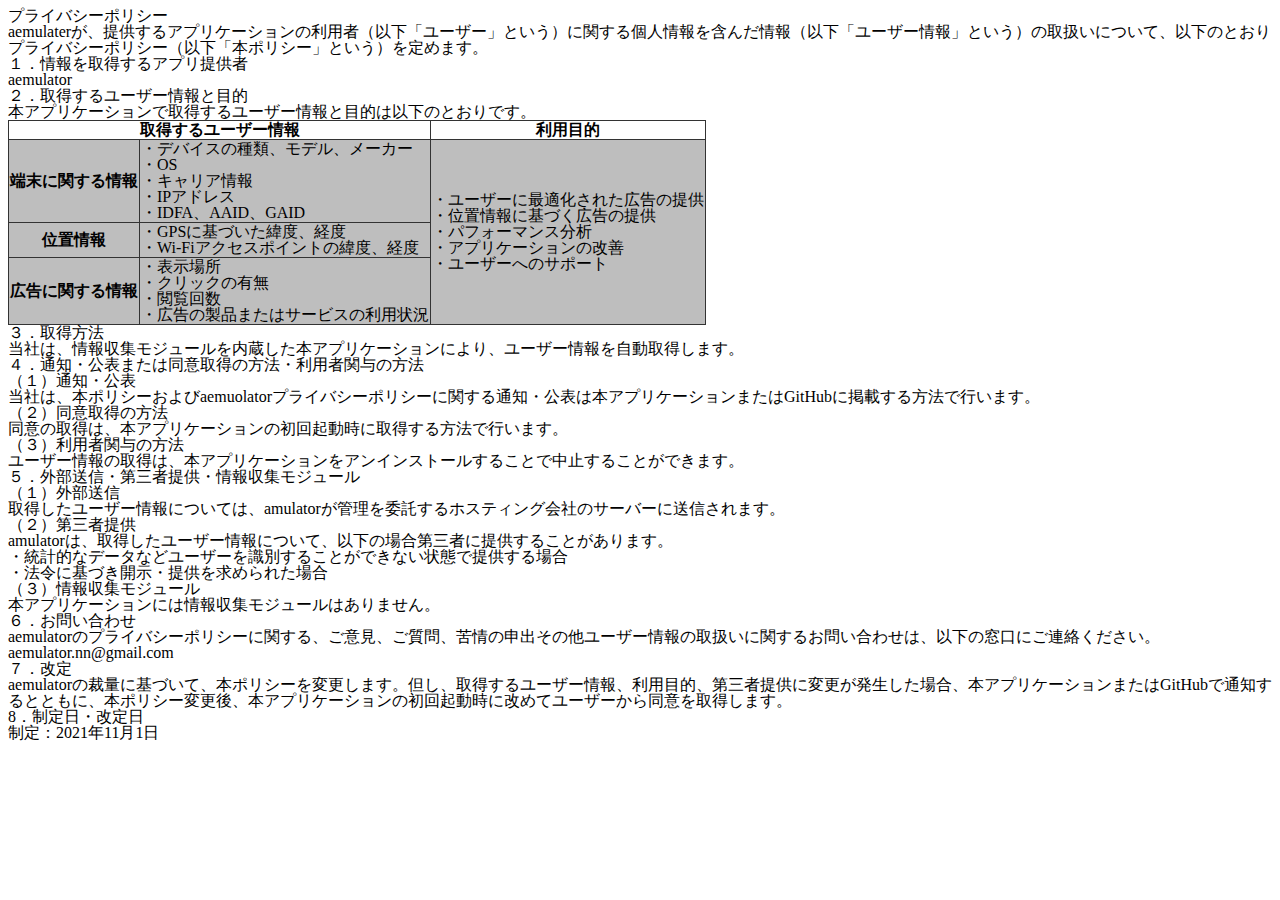
<file: PrivacyPolicy.html>
<!DOCTYPE html>
<html>
    <head>
        <meta charset="utf-8">
        <title>プライバシーポリシー</title>
        <meta name="description" content = "説明">
        <link rel="stylesheet" href = "./css/styles.css">
        <link rel="stylesheet" href = "./css/all.min.css">
    </head>
    
    <body>
        <div>
            プライバシーポリシー
        </div>
    <div>
        aemulaterが、提供するアプリケーションの利用者（以下「ユーザー」という）に関する個人情報を含んだ情報（以下「ユーザー情報」という）の取扱いについて、以下のとおりプライバシーポリシー（以下「本ポリシー」という）を定めます。
    </div>

    <div>
        １．情報を取得するアプリ提供者
    </div>
    <div>
        aemulator
    </div>

    <div>
        ２．取得するユーザー情報と目的
    </div>
    <div>
        本アプリケーションで取得するユーザー情報と目的は以下のとおりです。
    </div>

    <table>
        <tr class="tr1">
            <th colspan = "2">
                取得するユーザー情報
            </th>
            <th colspan="2">
                利用目的
            </th>
        </tr>
        <tr class="data">
            <th>
                端末に関する情報
            </th>
            <td>
                <div>
                    ・デバイスの種類、モデル、メーカー
                </div>
                <div>
                    ・OS
                </div>
                <div>
                    ・キャリア情報
                </div>
                <div>
                    ・IPアドレス
                </div>
                <div>
                    ・IDFA、AAID、GAID
                </div>
            </td>
                <td rowspan="3">
                    <div>
                        ・ユーザーに最適化された広告の提供
                    </div>
                    <div>
                        ・位置情報に基づく広告の提供
                    </div>
                    <div>
                        ・パフォーマンス分析
                    </div>
                    <div>
                        ・アプリケーションの改善
                    </div>
                    <div>
                        ・ユーザーへのサポート
                    </div>
                </td>
        </tr>
        <tr class = "data">
            <th>
                位置情報	
            </th>
            <td>
                <div>
                    ・GPSに基づいた緯度、経度
                </div>
                <div>
                    ・Wi-Fiアクセスポイントの緯度、経度
                </div>
            </td>
        </tr>
        <tr class = "data">
            <th>
                広告に関する情報	
            </th>
            <td>
                <div>
                    ・表示場所
                </div>
                <div>
                    ・クリックの有無
                </div>
                <div>
                    ・閲覧回数
                </div>
                <div>
                    ・広告の製品またはサービスの利用状況
                </div>
            </td>
        </tr>
    </table>
    <div>
        ３．取得方法
    </div>
    <div>
        当社は、情報収集モジュールを内蔵した本アプリケーションにより、ユーザー情報を自動取得します。
    </div>
    <div>
        ４．通知・公表または同意取得の方法・利用者関与の方法
    </div>	
    <div>
        （１）通知・公表
    </div>
    <div>
        当社は、本ポリシーおよびaemuolatorプライバシーポリシーに関する通知・公表は本アプリケーションまたはGitHubに掲載する方法で行います。
    </div>
    <div>
        （２）同意取得の方法
    </div>
    <div>
        同意の取得は、本アプリケーションの初回起動時に取得する方法で行います。
    </div>
    <div>
        （３）利用者関与の方法
    </div>
    <div>
        ユーザー情報の取得は、本アプリケーションをアンインストールすることで中止することができます。
    </div>
    <div>
        ５．外部送信・第三者提供・情報収集モジュール
    </div>
    <div>
        （１）外部送信
    </div>
    <div>
        取得したユーザー情報については、amulatorが管理を委託するホスティング会社のサーバーに送信されます。
    </div>
    <div>
        （２）第三者提供
    </div>
    <div>
        amulatorは、取得したユーザー情報について、以下の場合第三者に提供することがあります。
    </div>
    <div>
        ・統計的なデータなどユーザーを識別することができない状態で提供する場合
    </div>
    <div>
        ・法令に基づき開示・提供を求められた場合
    </div>
    <div>
        （３）情報収集モジュール
    </div>
    <div>
        本アプリケーションには情報収集モジュールはありません。
    </div>
    <div>
        ６．お問い合わせ
    </div>
    <div>
        aemulatorのプライバシーポリシーに関する、ご意見、ご質問、苦情の申出その他ユーザー情報の取扱いに関するお問い合わせは、以下の窓口にご連絡ください。
        aemulator.nn@gmail.com
    </div>
    <div>
        ７．改定
    </div>
    <div>
        aemulatorの裁量に基づいて、本ポリシーを変更します。但し、取得するユーザー情報、利用目的、第三者提供に変更が発生した場合、本アプリケーションまたはGitHubで通知するとともに、本ポリシー変更後、本アプリケーションの初回起動時に改めてユーザーから同意を取得します。
    </div>
    <div>
        8．制定日・改定日
    </div>
    <div>
        制定：2021年11月1日
    </div>
</body>
</html>
</file>
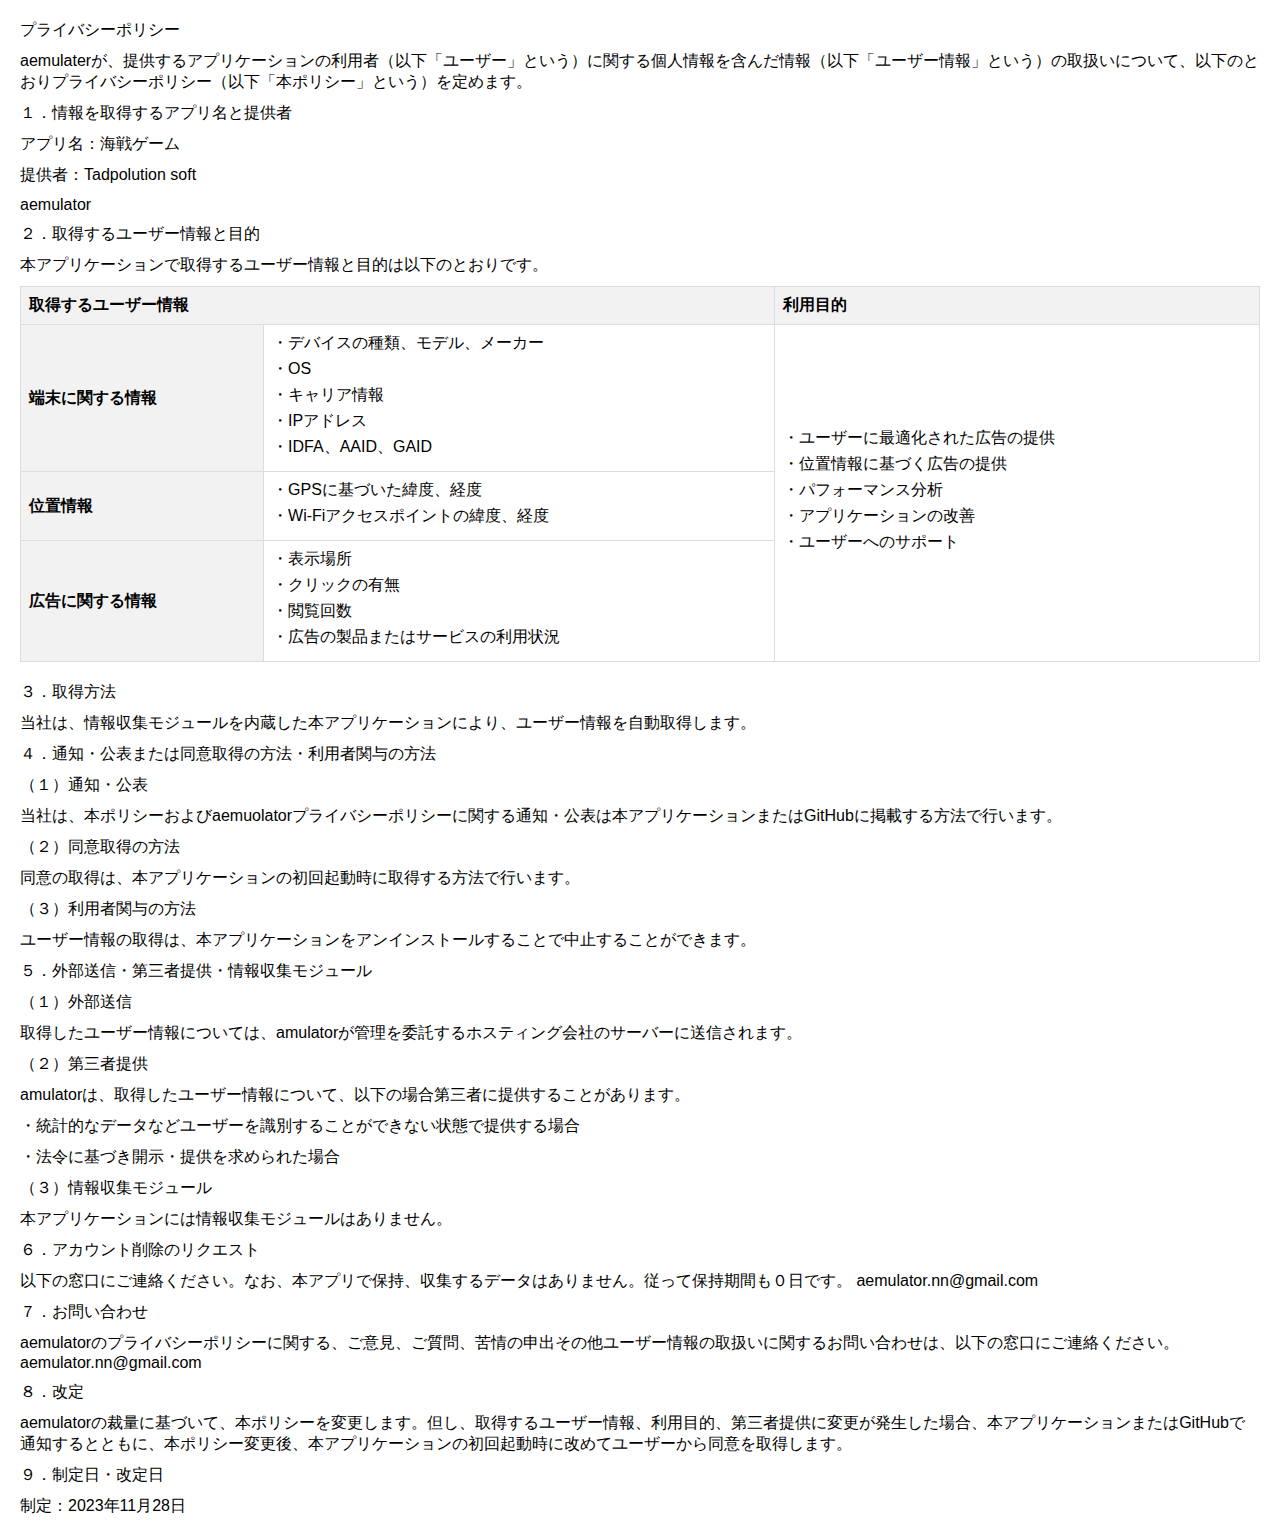
<file: PrivacyPolicyKaisen.html>
<!DOCTYPE html>
<html>
    <head>
        <meta charset="utf-8">
        <title>プライバシーポリシー</title>
        <meta name="description" content = "説明">
        <link rel="stylesheet" href = "./css/styleskaisen.css">
        <link rel="stylesheet" href = "./css/all.min.css">
    </head>
    
    <body>
        <div>
            プライバシーポリシー
        </div>
    <div>
        aemulaterが、提供するアプリケーションの利用者（以下「ユーザー」という）に関する個人情報を含んだ情報（以下「ユーザー情報」という）の取扱いについて、以下のとおりプライバシーポリシー（以下「本ポリシー」という）を定めます。
    </div>

    <div>
        １．情報を取得するアプリ名と提供者
    </div>
    <div>
        アプリ名：海戦ゲーム
    </div>
    <div>
        提供者：Tadpolution soft
    </div>
     <div>
        aemulator
    </div>

    <div>
        ２．取得するユーザー情報と目的
    </div>
    <div>
        本アプリケーションで取得するユーザー情報と目的は以下のとおりです。
    </div>

    <table>
        <tr class="tr1">
            <th colspan = "2">
                取得するユーザー情報
            </th>
            <th colspan="2">
                利用目的
            </th>
        </tr>
        <tr class="data">
            <th>
                端末に関する情報
            </th>
            <td>
                <div>
                    ・デバイスの種類、モデル、メーカー
                </div>
                <div>
                    ・OS
                </div>
                <div>
                    ・キャリア情報
                </div>
                <div>
                    ・IPアドレス
                </div>
                <div>
                    ・IDFA、AAID、GAID
                </div>
            </td>
                <td rowspan="3">
                    <div>
                        ・ユーザーに最適化された広告の提供
                    </div>
                    <div>
                        ・位置情報に基づく広告の提供
                    </div>
                    <div>
                        ・パフォーマンス分析
                    </div>
                    <div>
                        ・アプリケーションの改善
                    </div>
                    <div>
                        ・ユーザーへのサポート
                    </div>
                </td>
        </tr>
        <tr class = "data">
            <th>
                位置情報	
            </th>
            <td>
                <div>
                    ・GPSに基づいた緯度、経度
                </div>
                <div>
                    ・Wi-Fiアクセスポイントの緯度、経度
                </div>
            </td>
        </tr>
        <tr class = "data">
            <th>
                広告に関する情報	
            </th>
            <td>
                <div>
                    ・表示場所
                </div>
                <div>
                    ・クリックの有無
                </div>
                <div>
                    ・閲覧回数
                </div>
                <div>
                    ・広告の製品またはサービスの利用状況
                </div>
            </td>
        </tr>
    </table>
    <div>
        ３．取得方法
    </div>
    <div>
        当社は、情報収集モジュールを内蔵した本アプリケーションにより、ユーザー情報を自動取得します。
    </div>
    <div>
        ４．通知・公表または同意取得の方法・利用者関与の方法
    </div>	
    <div>
        （１）通知・公表
    </div>
    <div>
        当社は、本ポリシーおよびaemuolatorプライバシーポリシーに関する通知・公表は本アプリケーションまたはGitHubに掲載する方法で行います。
    </div>
    <div>
        （２）同意取得の方法
    </div>
    <div>
        同意の取得は、本アプリケーションの初回起動時に取得する方法で行います。
    </div>
    <div>
        （３）利用者関与の方法
    </div>
    <div>
        ユーザー情報の取得は、本アプリケーションをアンインストールすることで中止することができます。
    </div>
    <div>
        ５．外部送信・第三者提供・情報収集モジュール
    </div>
    <div>
        （１）外部送信
    </div>
    <div>
        取得したユーザー情報については、amulatorが管理を委託するホスティング会社のサーバーに送信されます。
    </div>
    <div>
        （２）第三者提供
    </div>
    <div>
        amulatorは、取得したユーザー情報について、以下の場合第三者に提供することがあります。
    </div>
    <div>
        ・統計的なデータなどユーザーを識別することができない状態で提供する場合
    </div>
    <div>
        ・法令に基づき開示・提供を求められた場合
    </div>
    <div>
        （３）情報収集モジュール
    </div>
    <div>
        本アプリケーションには情報収集モジュールはありません。
    </div>
    <div>
    <div>
        ６．アカウント削除のリクエスト
    </div>
    <div>
        以下の窓口にご連絡ください。なお、本アプリで保持、収集するデータはありません。従って保持期間も０日です。
        aemulator.nn@gmail.com
    </div>
        ７．お問い合わせ
    </div>
    <div>
        aemulatorのプライバシーポリシーに関する、ご意見、ご質問、苦情の申出その他ユーザー情報の取扱いに関するお問い合わせは、以下の窓口にご連絡ください。
        aemulator.nn@gmail.com
    </div>
    <div>
        ８．改定
    </div>
    <div>
        aemulatorの裁量に基づいて、本ポリシーを変更します。但し、取得するユーザー情報、利用目的、第三者提供に変更が発生した場合、本アプリケーションまたはGitHubで通知するとともに、本ポリシー変更後、本アプリケーションの初回起動時に改めてユーザーから同意を取得します。
    </div>
    <div>
        ９．制定日・改定日
    </div>
    <div>
        制定：2023年11月28日
    </div>
</body>
</html>
</file>
<file: TadStyle.css>
@charset "utf-8"

        body {
            font-family: 'Segoe UI', sans-serif;
            line-height: 1.7;
            background-color: #f9f9f9;
            color: #333;
            padding: 2rem;
            margin: 0;
        }
        .container {
            max-width: 960px;
            margin: auto;
            background-color: #fff;
            padding: 2rem;
            box-shadow: 0 4px 12px rgba(0, 0, 0, 0.1);
            border-radius: 12px;
        }
        h1 {
            text-align: center;
            font-size: 2.5rem;
            color: #2c3e50;
            margin-bottom: 2rem;
        }
        h2 {
            margin-top: 2rem;
            font-size: 1.4rem;
            color: #34495e;
            border-bottom: 2px solid #ccc;
            padding-bottom: 0.3rem;
        }
        table {
            width: 100%;
            border-collapse: collapse;
            margin-top: 1rem;
        }
        th, td {
            border: 1px solid #ddd;
            padding: 0.8rem;
            text-align: left;
            vertical-align: top;
        }
        th {
            background-color: #f0f0f0;
        }
        .section {
            margin-top: 1.5rem;
        }
        .section p {
            margin-bottom: 1rem;
        }
        .contact {
            background-color: #f8f9fa;
            padding: 1rem;
            border-left: 4px solid #007bff;
            margin: 1rem 0;
            font-weight: bold;
        }
</file>
<file: css/styleskaisen.css>
body {
    font-family: Arial, sans-serif;
    margin: 20px;
}

div {
    margin-bottom: 10px;
}

h1 {
    font-size: 24px;
    color: #333;
}

h2 {
    font-size: 20px;
    color: #555;
}

table {
    width: 100%;
    border-collapse: collapse;
    margin-bottom: 20px;
}

th, td {
    border: 1px solid #ddd;
    padding: 8px;
    text-align: left;
}

th {
    background-color: #f2f2f2;
}

.tr1 {
    background-color: #ddd;
}

.data div {
    margin-bottom: 5px;
}

a {
    color: #007BFF;
    text-decoration: none;
}

a:hover {
    text-decoration: underline;
}
</file>
<file: styles.css>
/* Reset CSS */
body, h1, h2, h3, h4, h5, h6, p, ul, li {
    margin: 0;
    padding: 0;
}

body {
    font-family: Arial, sans-serif;
    font-size: 16px;
    line-height: 1.5;
    color: #333;
}

header {
    background-color: #f2f2f2;
    padding: 20px;
}

h1 {
    font-size: 24px;
    margin-bottom: 10px;
}

nav ul {
    list-style-type: none;
}

nav ul li {
    display: inline-block;
    margin-right: 10px;
}

nav ul li a {
    text-decoration: none;
    color: #333;
}

main {
    display: flex;
    padding: 20px;
}

section {
    flex: 2;
    margin-right: 20px;
}

aside {
    flex: 1;
    background-color: #f2f2f2;
    padding: 10px;
}

footer {
    background-color: #333;
    color: #fff;
    padding: 20px;
    text-align: center;
}
</file>
<file: indexstyle.css>
@charset "utf-8";

/* ===== Reset & Base ===== */
*, *::before, *::after {
  box-sizing: border-box;
  margin: 0;
  padding: 0;
}

:root {
  --bg-primary: #0a0a0f;
  --bg-secondary: #12121a;
  --bg-card: rgba(255, 255, 255, 0.04);
  --bg-card-hover: rgba(255, 255, 255, 0.08);
  --accent: #7c5cfc;
  --accent-2: #fc5c7d;
  --accent-glow: rgba(124, 92, 252, 0.4);
  --text-primary: #f0f0f8;
  --text-secondary: #9898b8;
  --border: rgba(255, 255, 255, 0.08);
  --border-hover: rgba(124, 92, 252, 0.5);
  --radius: 16px;
  --transition: 0.3s cubic-bezier(0.4, 0, 0.2, 1);
}

html {
  scroll-behavior: smooth;
}

body {
  font-family: "Helvetica Neue", "Hiragino Kaku Gothic ProN", "Noto Sans JP", sans-serif;
  background: var(--bg-primary);
  color: var(--text-primary);
  line-height: 1.7;
  overflow-x: hidden;
}

/* ===== Background ===== */
body::before {
  content: "";
  position: fixed;
  top: -50%;
  left: -50%;
  width: 200%;
  height: 200%;
  background:
    radial-gradient(ellipse at 20% 20%, rgba(124, 92, 252, 0.08) 0%, transparent 50%),
    radial-gradient(ellipse at 80% 80%, rgba(252, 92, 125, 0.06) 0%, transparent 50%);
  pointer-events: none;
  z-index: 0;
}

/* ===== Header ===== */
header {
  position: relative;
  text-align: center;
  padding: 5rem 2rem 4rem;
  overflow: hidden;
}

header::before {
  content: "";
  position: absolute;
  inset: 0;
  background: linear-gradient(135deg, rgba(124, 92, 252, 0.15) 0%, rgba(252, 92, 125, 0.1) 100%);
  z-index: 0;
}

header::after {
  content: "";
  position: absolute;
  bottom: 0;
  left: 0;
  right: 0;
  height: 1px;
  background: linear-gradient(90deg, transparent, var(--accent), var(--accent-2), transparent);
}

header h1 {
  position: relative;
  z-index: 1;
  font-size: clamp(2rem, 6vw, 3.5rem);
  font-weight: 800;
  letter-spacing: 0.05em;
  background: linear-gradient(135deg, #ffffff 0%, #c4b5fd 50%, #fc5c7d 100%);
  -webkit-background-clip: text;
  -webkit-text-fill-color: transparent;
  background-clip: text;
  margin-bottom: 0.75rem;
  text-shadow: none;
}

header p {
  position: relative;
  z-index: 1;
  color: var(--text-secondary);
  font-size: 1.05rem;
  letter-spacing: 0.02em;
}

/* ===== Nav dots (decoration) ===== */
.header-dots {
  position: absolute;
  top: 1.5rem;
  left: 1.5rem;
  display: flex;
  gap: 8px;
  z-index: 1;
}

.header-dots span {
  width: 12px;
  height: 12px;
  border-radius: 50%;
  background: var(--border);
}

/* ===== Main ===== */
main {
  position: relative;
  z-index: 1;
  max-width: 1200px;
  margin: 0 auto;
  padding: 3rem 1.5rem;
}

/* ===== Section title ===== */
.section-title {
  text-align: center;
  margin-bottom: 2.5rem;
}

.section-title h2 {
  font-size: 1.2rem;
  font-weight: 600;
  color: var(--text-secondary);
  letter-spacing: 0.15em;
  text-transform: uppercase;
}

.section-title h2::before {
  content: "— ";
  color: var(--accent);
}

.section-title h2::after {
  content: " —";
  color: var(--accent);
}

/* ===== Game Grid ===== */
.game-list {
  display: grid;
  grid-template-columns: repeat(auto-fill, minmax(340px, 1fr));
  gap: 1.5rem;
}

/* ===== Game Card ===== */
.game-card {
  position: relative;
  background: var(--bg-card);
  border: 1px solid var(--border);
  border-radius: var(--radius);
  padding: 1.75rem;
  backdrop-filter: blur(12px);
  -webkit-backdrop-filter: blur(12px);
  transition: transform var(--transition), border-color var(--transition), box-shadow var(--transition), background var(--transition);
  overflow: hidden;
}

.game-card::before {
  content: "";
  position: absolute;
  top: 0;
  left: 0;
  right: 0;
  height: 2px;
  background: linear-gradient(90deg, var(--accent), var(--accent-2));
  opacity: 0;
  transition: opacity var(--transition);
}

.game-card:hover {
  transform: translateY(-4px);
  border-color: var(--border-hover);
  box-shadow: 0 20px 60px rgba(0, 0, 0, 0.4), 0 0 30px var(--accent-glow);
  background: var(--bg-card-hover);
}

.game-card:hover::before {
  opacity: 1;
}

.game-card h2 {
  font-size: 1.25rem;
  font-weight: 700;
  color: var(--text-primary);
  margin-bottom: 0.75rem;
  letter-spacing: 0.01em;
}

.game-card p {
  font-size: 0.9rem;
  color: var(--text-secondary);
  line-height: 1.8;
  margin-bottom: 1.5rem;
}

/* ===== Links ===== */
.links {
  display: flex;
  flex-wrap: wrap;
  align-items: center;
  gap: 10px;
}

.links a img {
  height: 38px;
  width: auto;
  display: block;
  border-radius: 8px;
  transition: opacity var(--transition), transform var(--transition);
}

.links a img:hover {
  opacity: 0.85;
  transform: scale(1.04);
}

.links a:not(:has(img)) {
  display: inline-flex;
  align-items: center;
  gap: 6px;
  padding: 6px 14px;
  font-size: 0.78rem;
  font-weight: 600;
  color: var(--text-secondary);
  border: 1px solid var(--border);
  border-radius: 100px;
  text-decoration: none;
  letter-spacing: 0.03em;
  transition: color var(--transition), border-color var(--transition), background var(--transition);
}

.links a:not(:has(img)):hover {
  color: var(--text-primary);
  border-color: var(--accent);
  background: rgba(124, 92, 252, 0.12);
}

.links a:not(:has(img))::before {
  content: "🔒";
  font-size: 0.7rem;
}

/* ===== Footer ===== */
footer {
  position: relative;
  z-index: 1;
  background: var(--bg-secondary);
  border-top: 1px solid var(--border);
  text-align: center;
  padding: 2.5rem 1.5rem;
  margin-top: 4rem;
}

footer p {
  margin-bottom: 1.25rem;
  color: var(--text-secondary);
  font-size: 0.9rem;
}

footer p a {
  color: var(--accent);
  text-decoration: none;
  font-weight: 600;
  transition: color var(--transition);
}

footer p a:hover {
  color: #a78bfa;
}

.contact-icons {
  display: flex;
  justify-content: center;
  gap: 1.25rem;
}

.contact-icons a {
  display: inline-flex;
  align-items: center;
  justify-content: center;
  width: 44px;
  height: 44px;
  border-radius: 12px;
  border: 1px solid var(--border);
  color: var(--text-secondary);
  font-size: 1.2rem;
  text-decoration: none;
  transition: color var(--transition), border-color var(--transition), background var(--transition), transform var(--transition);
}

.contact-icons a:hover {
  color: var(--text-primary);
  border-color: var(--accent);
  background: rgba(124, 92, 252, 0.15);
  transform: translateY(-2px);
}

/* ===== Badge ===== */
.badge {
  display: inline-block;
  padding: 3px 10px;
  font-size: 0.7rem;
  font-weight: 700;
  letter-spacing: 0.08em;
  text-transform: uppercase;
  border-radius: 100px;
  margin-bottom: 0.6rem;
}

.badge-game   { background: rgba(124, 92, 252, 0.18); color: #a78bfa; border: 1px solid rgba(124, 92, 252, 0.3); }
.badge-card   { background: rgba(252, 92, 125, 0.15); color: #fb7185; border: 1px solid rgba(252, 92, 125, 0.3); }
.badge-clicker{ background: rgba(34, 197, 94, 0.12); color: #4ade80; border: 1px solid rgba(34, 197, 94, 0.25); }
.badge-escape { background: rgba(234, 179, 8, 0.12); color: #facc15; border: 1px solid rgba(234, 179, 8, 0.25); }
.badge-action { background: rgba(6, 182, 212, 0.12); color: #22d3ee; border: 1px solid rgba(6, 182, 212, 0.25); }
.badge-board  { background: rgba(249, 115, 22, 0.12); color: #fb923c; border: 1px solid rgba(249, 115, 22, 0.25); }

/* ===== Responsive ===== */
@media (max-width: 600px) {
  header {
    padding: 3.5rem 1.25rem 3rem;
  }

  main {
    padding: 2rem 1rem;
  }

  .game-list {
    grid-template-columns: 1fr;
    gap: 1rem;
  }

  .game-card {
    padding: 1.35rem;
  }
}
</file>
<file: css/styles.css>
#charsset 'utf8';

/* 
html5doctor.com Reset Stylesheet
v1.6.1
Last Updated: 2010-09-17
Author: Richard Clark - http://richclarkdesign.com 
Twitter: @rich_clark
*/
 
html, body, div, span, object, iframe,
h1, h2, h3, h4, h5, h6, p, blockquote, pre,
abbr, address, cite, code,
del, dfn, em, img, ins, kbd, q, samp,
small, strong, sub, sup, var,
b, i,
dl, dt, dd, ol, ul, li,
fieldset, form, label, legend,
table, caption, tbody, tfoot, thead, tr, th, td,
article, aside, canvas, details, figcaption, figure, 
footer, header, hgroup, menu, nav, section, summary,
time, mark, audio, video {
    margin:0;
    padding:0;
    border:0;
    outline:0;
    font-size:100%;
    vertical-align:baseline;
    background:transparent;
}
 
body {
    line-height:1;
}
 
article,aside,details,figcaption,figure,
footer,header,hgroup,menu,nav,section { 
    display:block;
}
 
nav ul {
    list-style:none;
}
 
blockquote, q {
    quotes:none;
}
 
blockquote:before, blockquote:after,
q:before, q:after {
    content:'';
    content:none;
}
 
a {
    margin:0;
    padding:0;
    font-size:100%;
    vertical-align:baseline;
    background:transparent;
}
 
/* change colours to suit your needs */
ins {
    background-color:#ff9;
    color:#000;
    text-decoration:none;
}
 
/* change colours to suit your needs */
mark {
    background-color:#ff9;
    color:#000; 
    font-style:italic;
    font-weight:bold;
}
 
del {
    text-decoration: line-through;
}
 
abbr[title], dfn[title] {
    border-bottom:1px dotted;
    cursor:help;
}
 
table {
    border-collapse:collapse;
    border-spacing:0;
}
 
/* change border colour to suit your needs */
hr {
    display:block;
    height:1px;
    border:0;   
    border-top:1px solid #cccccc;
    margin:1em 0;
    padding:0;
}
 
input, select {
    vertical-align:middle;
}



/*　ここから記述 */
table ,th,td{
    border:1px solid #333
}

tabele ,tr.data{
    background-color: #bebebe
}
</file>
